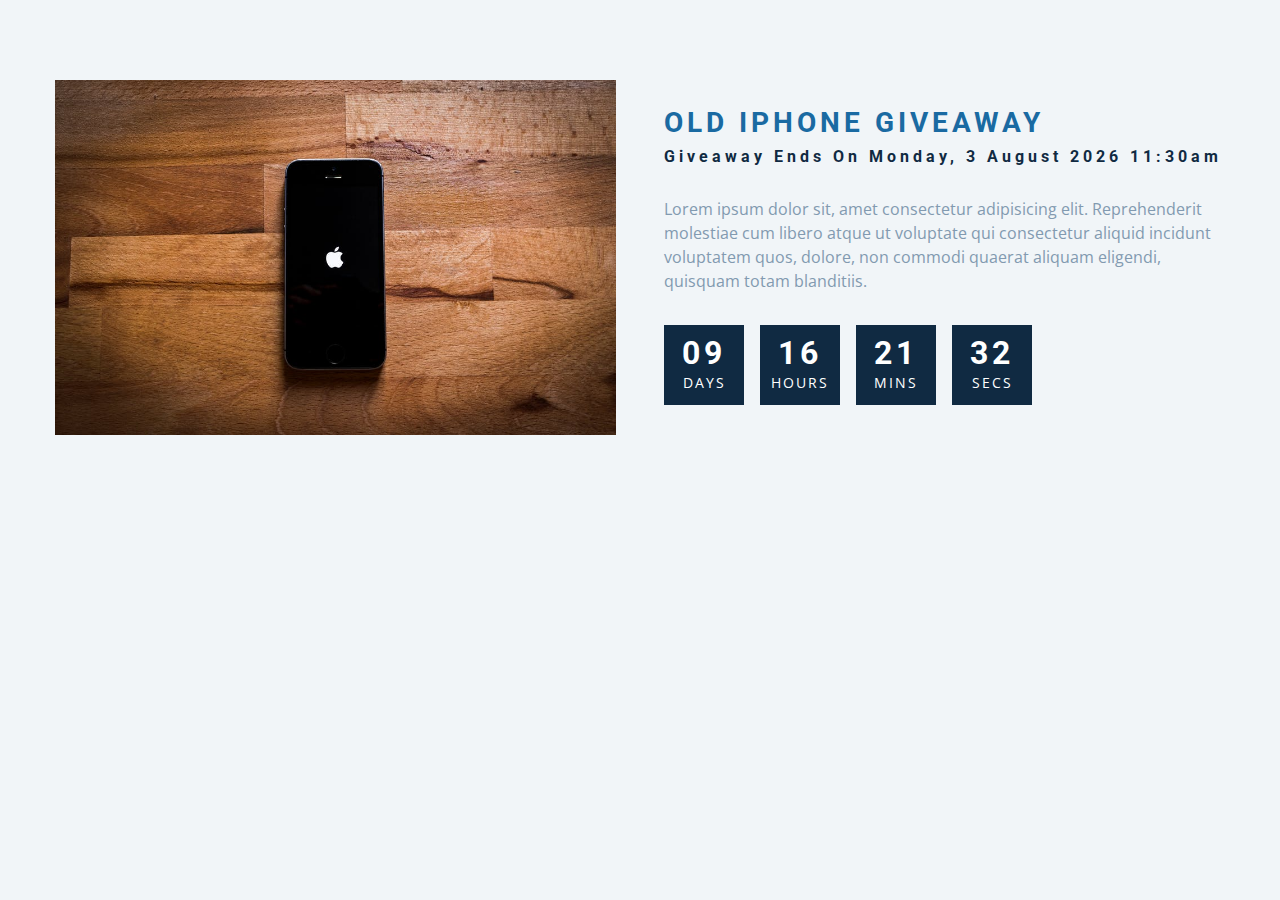
<file: Projects/countdown-timer/index.html>
<!DOCTYPE html>
<html lang="en">
  <head>
    <meta charset="UTF-8" />
    <meta name="viewport" content="width=device-width, initial-scale=1.0" />
    <title>Countdown</title>

    <!-- styles -->
    <link rel="stylesheet" href="styles.css" />
  </head>
  <body>
    <section class="section-center">
      <!-- image -->
      <article class="gift-img">
        <img src="./gift.jpeg" alt="gift" />
      </article>
      <!-- info -->
      <article class="gift-info">
        <h3>old iphone giveaway</h3>
        <h4 class="giveaway">
          giveaway ends on Sunday, 24 April 2020, 8:00am
        </h4>
        <p>
          Lorem ipsum dolor sit, amet consectetur adipisicing elit.
          Reprehenderit molestiae cum libero atque ut voluptate qui consectetur
          aliquid incidunt voluptatem quos, dolore, non commodi quaerat aliquam
          eligendi, quisquam totam blanditiis.
        </p>
        <div class="deadline">
          <!-- days -->
          <div class="deadline-format">
            <div>
              <h4 class="days">34</h4>
              <span>days</span>
            </div>
          </div>
          <!-- end of days -->
          <!-- days -->
          <div class="deadline-format">
            <div>
              <h4 class="hours">34</h4>
              <span>hours</span>
            </div>
          </div>
          <!-- end of days -->
          <!-- minutes -->
          <div class="deadline-format">
            <div>
              <h4 class="minutes">34</h4>
              <span>mins</span>
            </div>
          </div>
          <!-- end of days -->
          <!-- minutes -->
          <div class="deadline-format">
            <div>
              <h4 class="seconds">34</h4>
              <span>secs</span>
            </div>
          </div>
          <!-- end of days -->
        </div>
      </article>
    </section>
    <!-- javascript -->
    <script src="app.js"></script>
  </body>
</html>
</file>
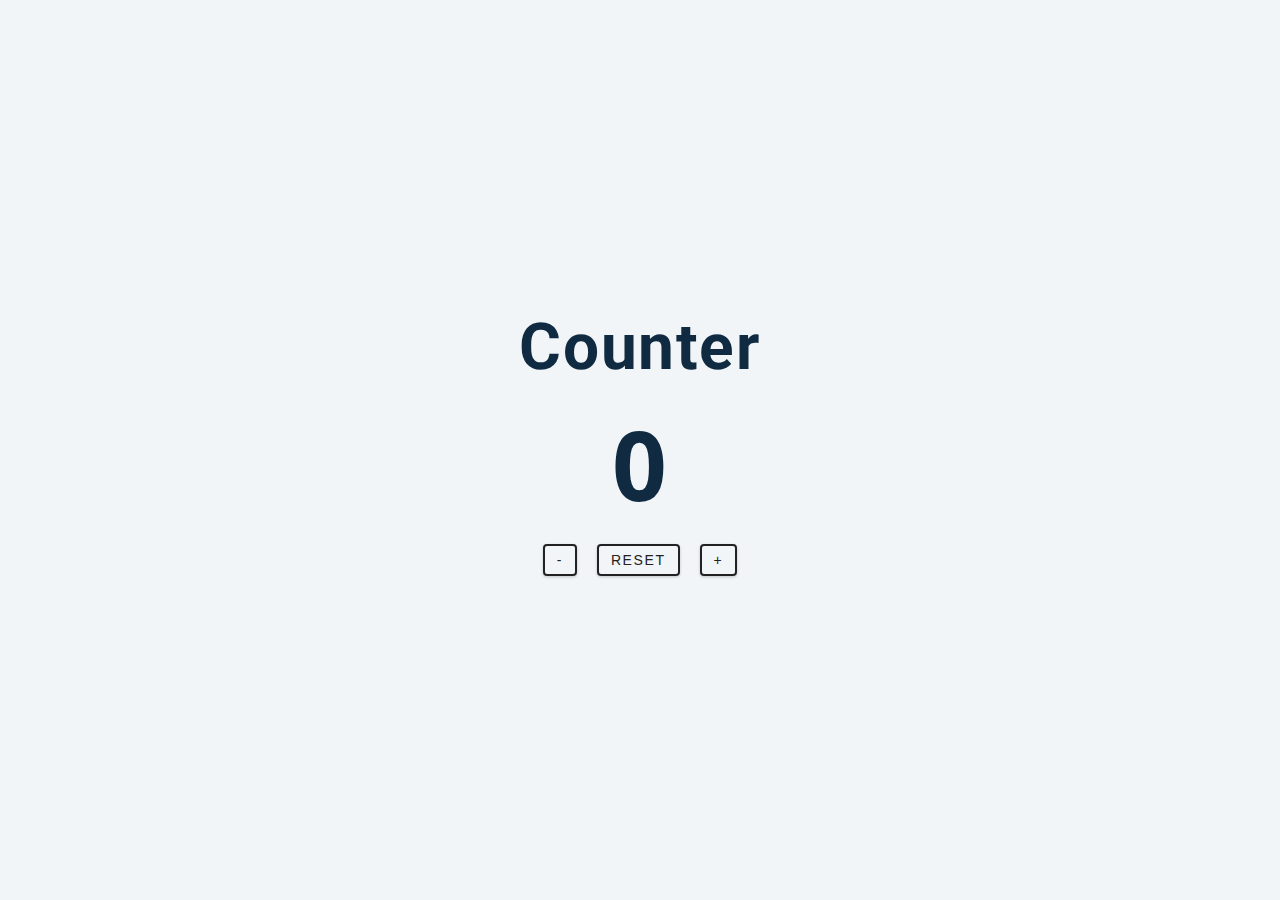
<file: Projects/counter/index.html>
<!DOCTYPE html>
<html lang="en">
  <head>
    <meta charset="UTF-8" />
    <meta name="viewport" content="width=device-width, initial-scale=1.0" />
    <title>Counter</title>

    <!-- styles -->
    <link rel="stylesheet" href="styles.css" />
  </head>
  <body>
    <main>
      <div class="container">
        <h1>counter</h1>
        <span id="value">0</span>
        <div class="button-container">
          <button class="btn decrease">-</button>
          <button class="btn reset">reset</button>
          <button class="btn increase">+</button>
        </div>
      </div>
    </main>
    <!-- javascript -->
    <script src="app.js"></script>
  </body>
</html>
</file>
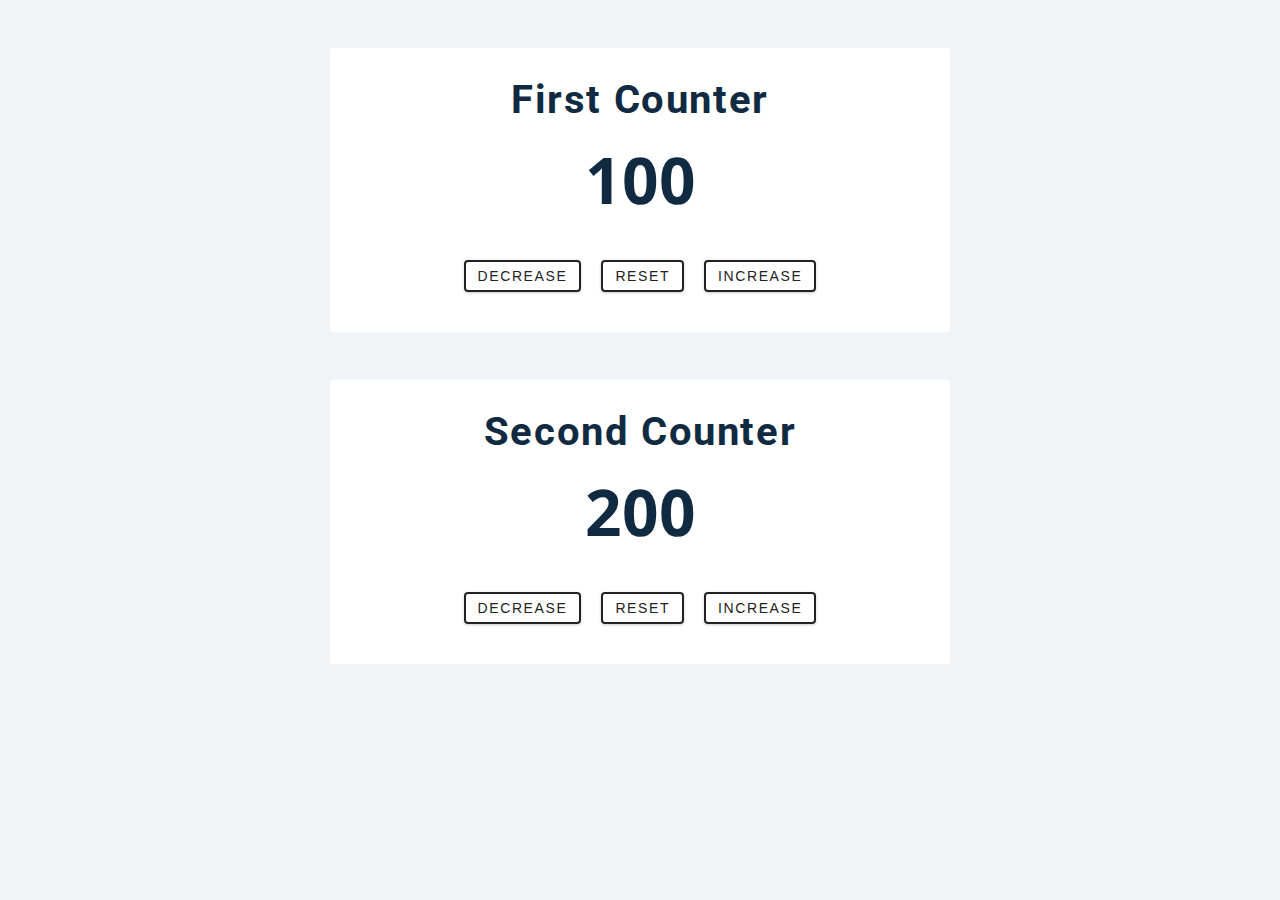
<file: Projects/counter2.0/index.html>
<!DOCTYPE html>
<html lang="en">
  <head>
    <meta charset="UTF-8" />
    <meta name="viewport" content="width=device-width, initial-scale=1.0" />
    <title>Counter</title>
    <link rel="stylesheet" href="styles.css" />
  </head>
  <body>
    <!-- first counter -->
    <div class="container first-counter">
      <h2>first counter</h2>
      <span class="value">0</span>
      <div class="button-container">
        <button class="btn decrease">decrease</button>
        <button class="btn reset">reset</button>
        <button class="btn increase">increase</button>
      </div>
    </div>
    <!-- second counter -->
    <div class="container second-counter">
      <h2>second counter</h2>
      <span class="value">0</span>
      <div class="button-container">
        <button class="btn decrease">decrease</button>
        <button class="btn reset">reset</button>
        <button class="btn increase">increase</button>
      </div>
    </div>
    <script src="app-class.js"></script>
  </body>
</html>
</file>
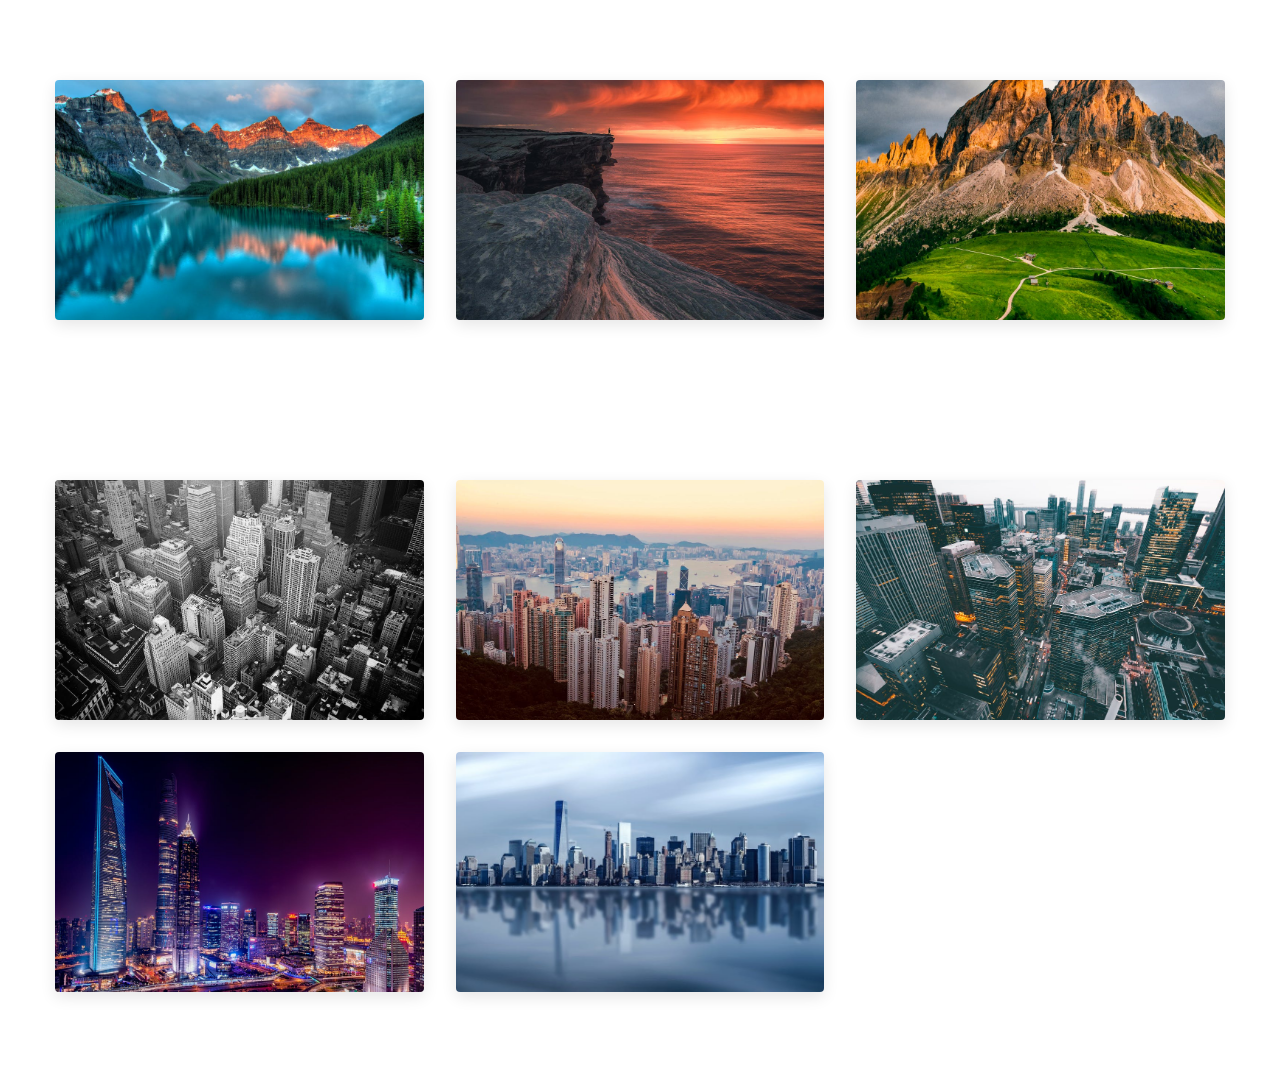
<file: Projects/gallery/index.html>
<!DOCTYPE html>
<html lang="en">
  <head>
    <meta charset="UTF-8" />
    <meta name="viewport" content="width=device-width, initial-scale=1.0" />
    <title>Gallery</title>
    <!-- font-awesome -->
    <link
      rel="stylesheet"
      href="https://cdnjs.cloudflare.com/ajax/libs/font-awesome/5.14.0/css/all.min.css"
    />
    <!-- styles -->
    <link rel="stylesheet" href="styles.css" />
  </head>
  <body>
    <!-- nature -->
    <section class="section nature">
      <img
        src="./images/nature-1.jpeg"
        title="nature-1"
        class="img"
        data-id="1"
        alt="nature-1"
      />
      <img
        src="./images/nature-2.jpeg"
        title="nature-2"
        class="img"
        data-id="2"
        alt="nature-2"
      />
      <img
        src="./images/nature-3.jpeg"
        title="nature-3"
        class="img"
        data-id="3"
        alt="nature-3"
      />
    </section>
    <!-- city -->
    <section class="section city">
      <img
        src="./images/city-1.jpeg"
        title="city-1"
        data-id="1"
        class="img"
        alt="city-1"
      />
      <img
        src="./images/city-2.jpeg"
        title="city-2"
        data-id="2"
        class="img"
        alt="city-2"
      />
      <img
        src="./images/city-3.jpeg"
        title="city-3"
        data-id="3"
        class="img"
        alt="city-3"
      />
      <img
        src="./images/city-4.jpeg"
        title="city-4"
        data-id="4"
        class="img"
        alt="city-4"
      />
      <img
        src="./images/city-5.jpeg"
        title="city-5"
        data-id="5"
        class="img"
        alt="city-5"
      />
    </section>

    <!-- modal -->
    <div class="modal">
      <button class="close-btn">
        <i class="fas fa-times"></i>
      </button>
      <div class="modal-content">
        <!-- prev next buttons -->
        <button class="prev-btn">
          <i class="fas fa-chevron-left"></i>
        </button>
        <button class="next-btn">
          <i class="fas fa-chevron-right"></i>
        </button>
        <!-- content -->
        <img src="./images/city-1.jpeg" class="main-img" alt="" />
        <h3 class="image-name">image name</h3>
        <div class="modal-images">
          <img
            src="./images/city-1.jpeg"
            title="city-1"
            id="1"
            class="modal-img"
            alt=""
          />
          <img
            src="./images/city-2.jpeg"
            title="city-2"
            id="2"
            class="modal-img selected"
            alt=""
          />
        </div>
      </div>
    </div>
    <script src="app-class.js"></script>
  </body>
</html>
</file>
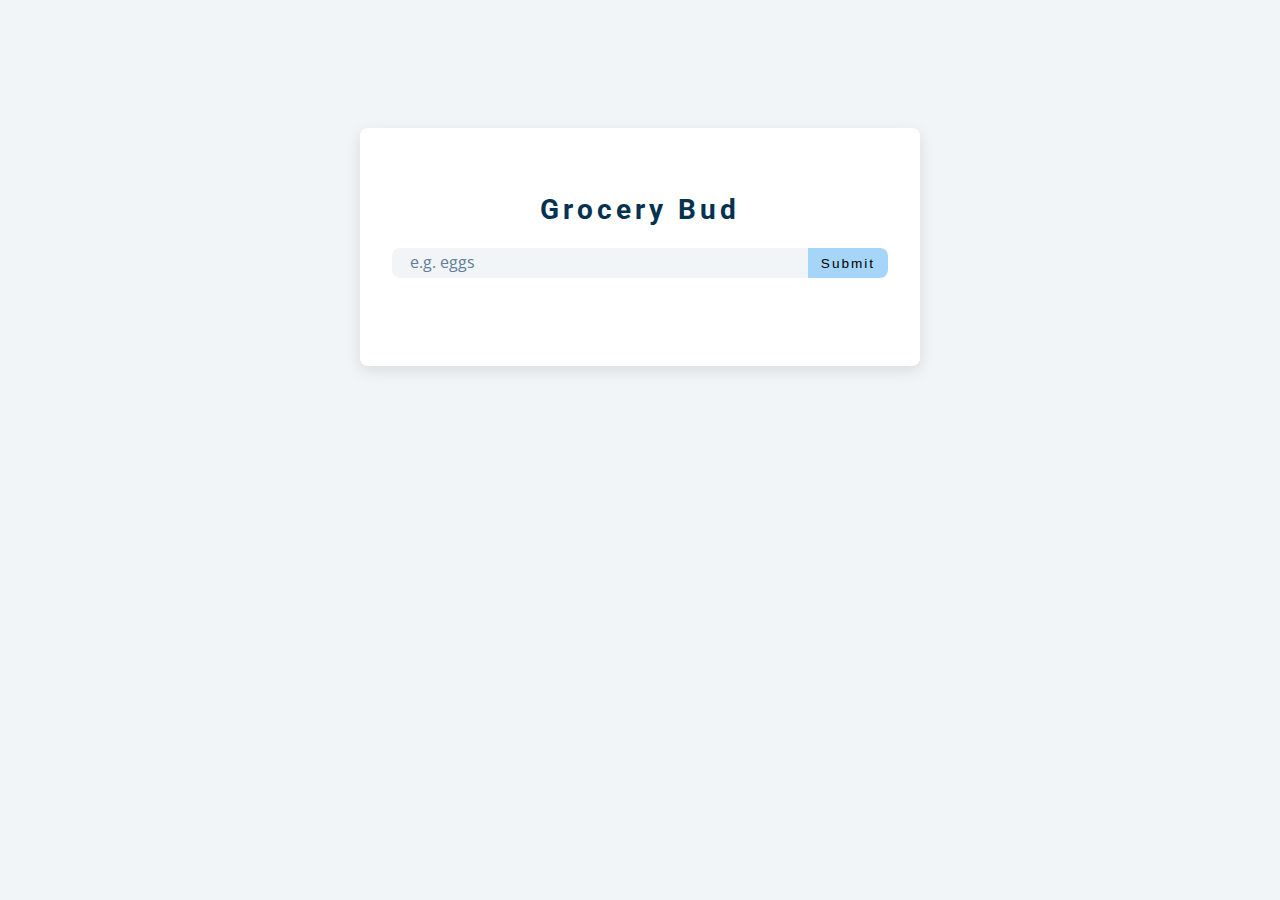
<file: Projects/grocery-bud/index.html>
<!DOCTYPE html>
<html lang="en">
  <head>
    <meta charset="UTF-8" />
    <meta name="viewport" content="width=device-width, initial-scale=1.0" />
    <title>Grocery Bud</title>
    <!-- font-awesome -->
    <link
      rel="stylesheet"
      href="https://cdnjs.cloudflare.com/ajax/libs/font-awesome/5.14.0/css/all.min.css"
    />
    <!-- styles -->
    <link rel="stylesheet" href="styles.css" />
  </head>
  <body>
    <section class="section-center">
      <!-- form -->
      <form class="grocery-form">
        <p class="alert"></p>
        <h3>grocery bud</h3>
        <div class="form-control">
          <input type="text" id="grocery" placeholder="e.g. eggs" />
          <button type="submit" class="submit-btn">submit</button>
        </div>
      </form>
      <!-- list -->
      <div class="grocery-container">
        <div class="grocery-list"></div>
        <button class="clear-btn">clear items</button>
      </div>
    </section>
    <!-- javascript -->
    <script src="app.js"></script>
  </body>
</html>
</file>
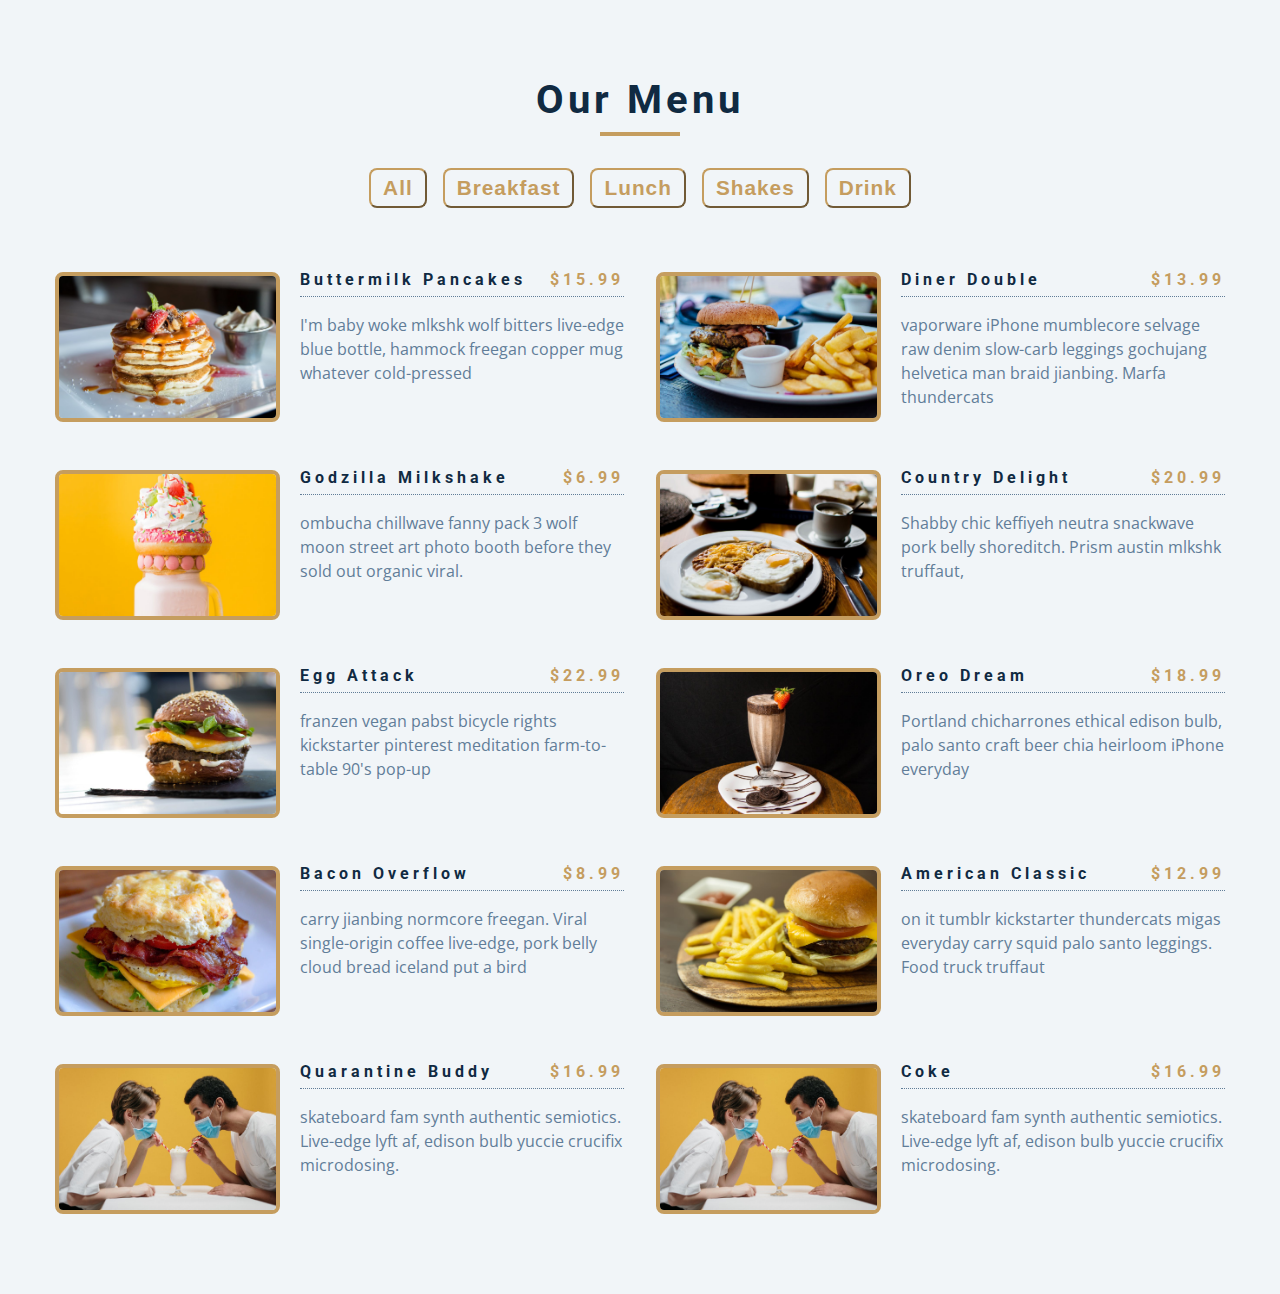
<file: Projects/menu/index.html>
<!DOCTYPE html>
<html lang="en">
  <head>
    <meta charset="UTF-8" />
    <meta name="viewport" content="width=device-width, initial-scale=1.0" />
    <title>Menu</title>
    <!-- font-awesome -->
    <link
      rel="stylesheet"
      href="https://cdnjs.cloudflare.com/ajax/libs/font-awesome/5.14.0/css/all.min.css"
    />
    <!-- styles -->
    <link rel="stylesheet" href="styles.css" />
  </head>
  <body>
    <section class="menu">
      <!-- title -->
      <div class="title">
        <h2>our menu</h2>
        <div class="underline"></div>
      </div>
      <!-- filter buttons -->
      <div class="btn-container">
        <button type="button" class="filter-btn" data-id="all">all</button>
        <button type="button" class="filter-btn" data-id="breakfast">
          breakfast
        </button>
        <button type="button" class="filter-btn" data-id="lunch">lunch</button>
        <button type="button" class="filter-btn" data-id="shakes">
          shakes
        </button>
      </div>
      <!-- menu items -->
      <div class="section-center">
        <!-- single item -->
        <article class="menu-item">
          <img src="./menu-item.jpeg" alt="menu item" class="photo" />
          <div class="item-info">
            <header>
              <h4>buttermilk pancakes</h4>
              <h4 class="price">$15</h4>
            </header>
            <p class="item-text">
              Lorem ipsum dolor sit amet consectetur adipisicing elit.
              Repudiandae, sint quam. Et reprehenderit fugiat nesciunt inventore
              laboriosam excepturi! Quo, officia.
            </p>
          </div>
        </article>
        <!-- end of single item -->
        <!-- single item -->
      
        <!-- end of single item -->
      </div>
    </section>
    <!-- javascript -->
    <script src="app.js"></script>
  </body>
</html>
</file>
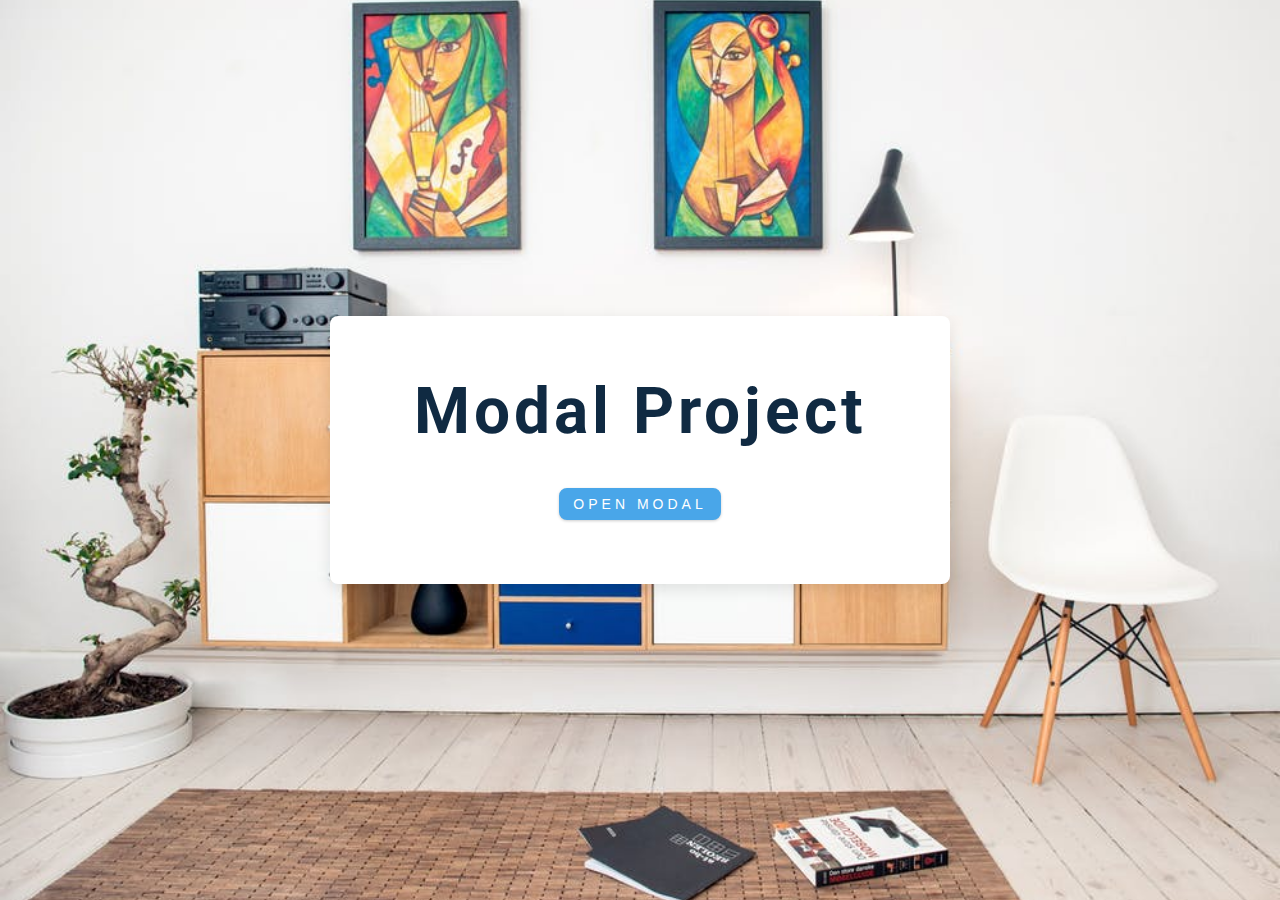
<file: Projects/modal/index.html>
<!DOCTYPE html>
<html lang="en">
  <head>
    <meta charset="UTF-8" />
    <meta name="viewport" content="width=device-width, initial-scale=1.0" />
    <title>Modal</title>
    <!-- font-awesome -->
    <link
      rel="stylesheet"
      href="https://cdnjs.cloudflare.com/ajax/libs/font-awesome/5.14.0/css/all.min.css"
    />
    <!-- styles -->
    <link rel="stylesheet" href="styles.css" />
  </head>
  <body>
    <!-- hero -->
    <header class="hero">
      <div class="banner">
        <h1>modal project</h1>
        <button class="btn modal-btn">
          open modal
        </button>
      </div>
    </header>
    <!-- modal -->
    <div class="modal-overlay">
      <div class="modal-container">
        <h3>modal content</h3>
        <button class="close-btn"><i class="fas fa-times"></i></button>
      </div>
    </div>
    <!-- javascript -->
    <script src="app.js"></script>
  </body>
</html>
</file>
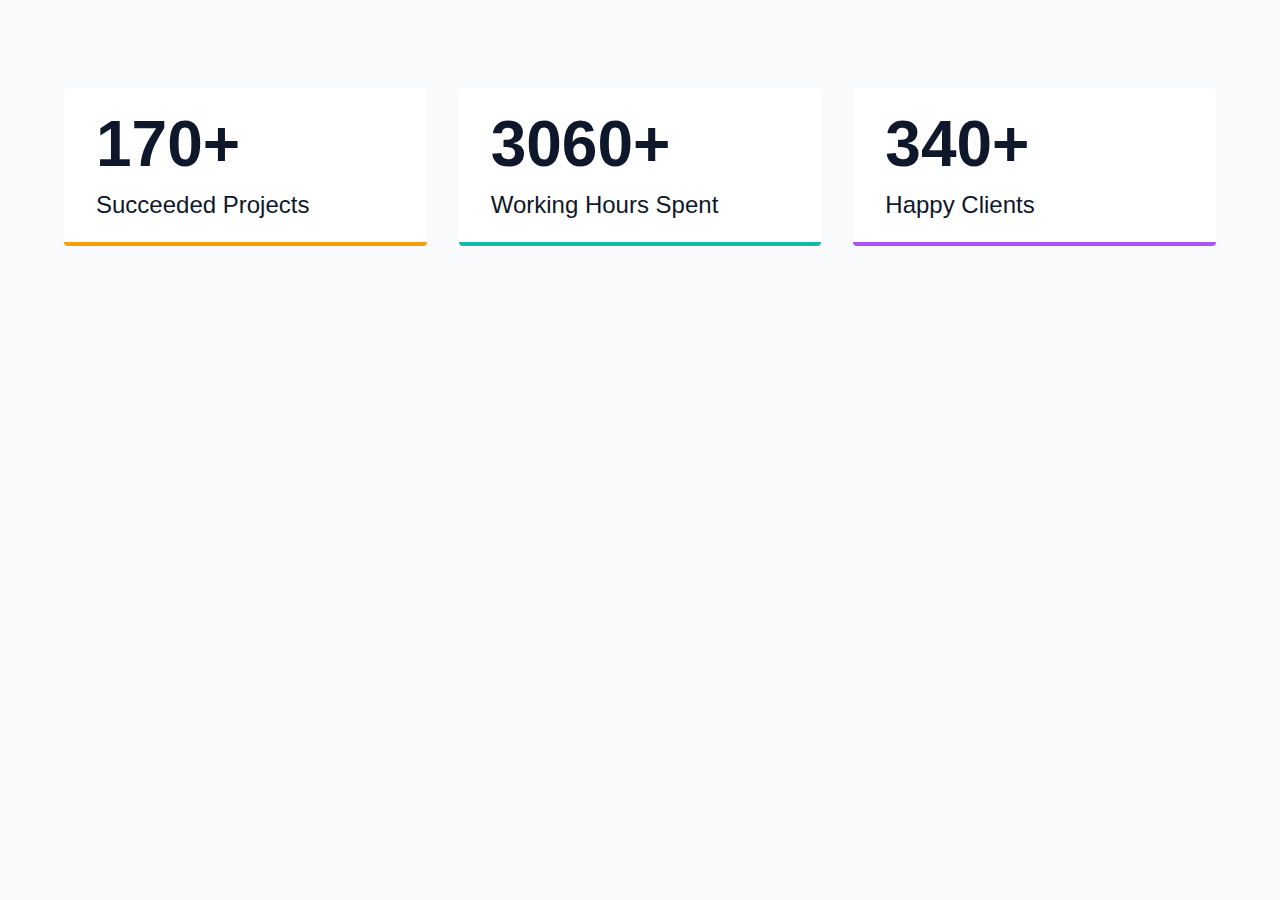
<file: Projects/numbers/index.html>
<!DOCTYPE html>
<html lang="en">
  <head>
    <meta charset="UTF-8" />
    <meta http-equiv="X-UA-Compatible" content="IE=edge" />
    <meta name="viewport" content="width=device-width, initial-scale=1.0" />
    <title>Numbers Starter</title>
    <link rel="stylesheet" href="./styles.css" />
  </head>
  <body>
    <section>
      <!-- single number -->
      <article>
        <span class="number" data-value="500">0</span>
        <p>Succeeded Projects</p>
      </article>
      <!-- end of single number -->
      <!-- single number -->
      <article>
        <span class="number" data-value="17140">0</span>
        <p>Working Hours Spent</p>
      </article>
      <!-- end of single number -->
      <!-- single number -->
      <article>
        <span class="number" data-value="1500">0</span>
        <p>Happy Clients</p>
      </article>
      <!-- end of single number -->
    </section>
    <script src="./app.js"></script>
  </body>
</html>
</file>
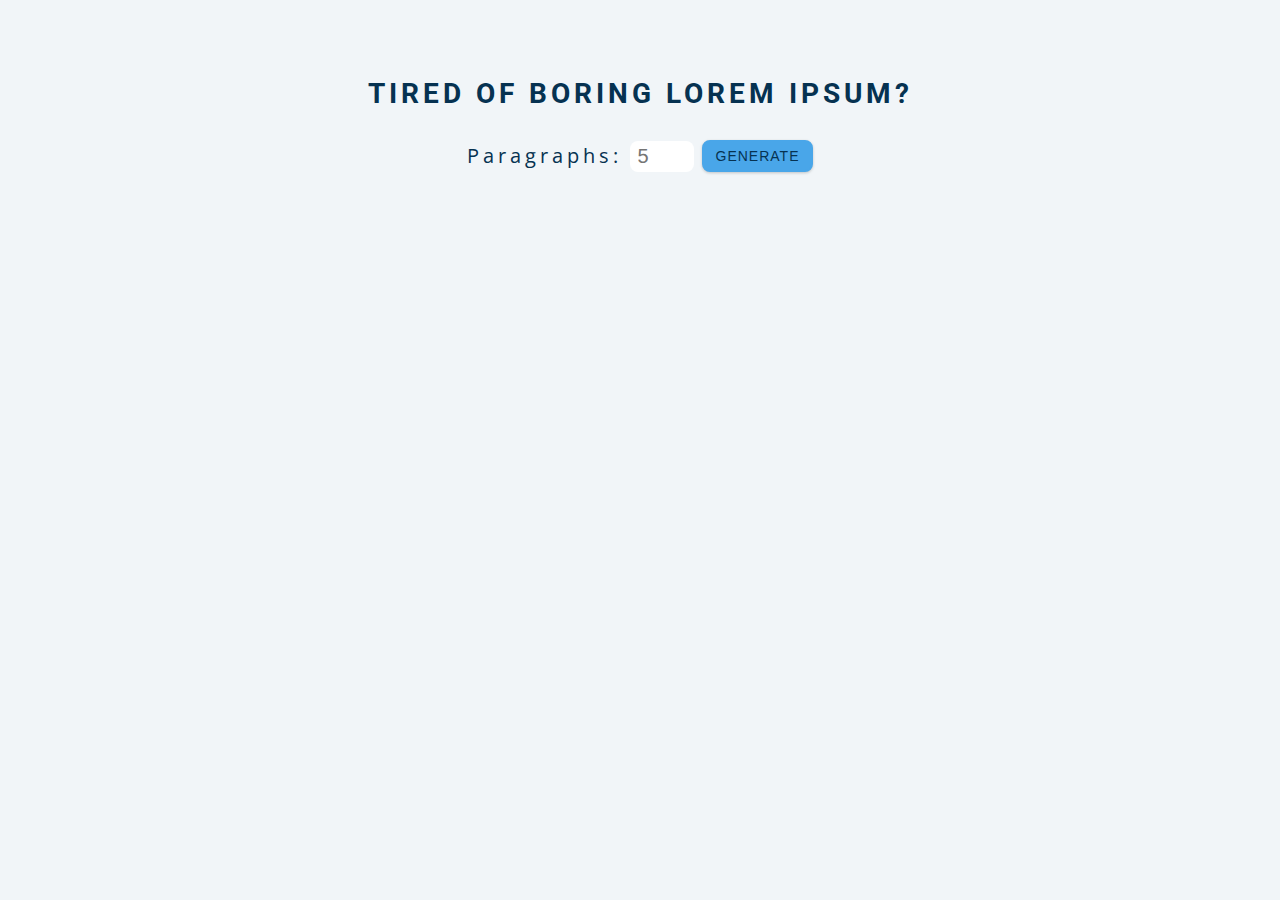
<file: Projects/orem-ipsum/index.html>
<!DOCTYPE html>
<html lang="en">
  <head>
    <meta charset="UTF-8" />
    <meta name="viewport" content="width=device-width, initial-scale=1.0" />
    <title>Lorem Ipsum</title>

    <!-- styles -->
    <link rel="stylesheet" href="styles.css" />
  </head>
  <body>
    <section class="section-center">
      <h3>tired of boring lorem ipsum?</h3>
      <form class="lorem-form">
        <label for="amount">paragraphs:</label>
        <input type="number" name="amount" id="amount" placeholder="5" />
        <button type="submit" class="btn">generate</button>
      </form>
      <article class="lorem-text"></article>
    </section>

    <!-- javascript -->
    <script src="app.js"></script>
  </body>
</html>
</file>
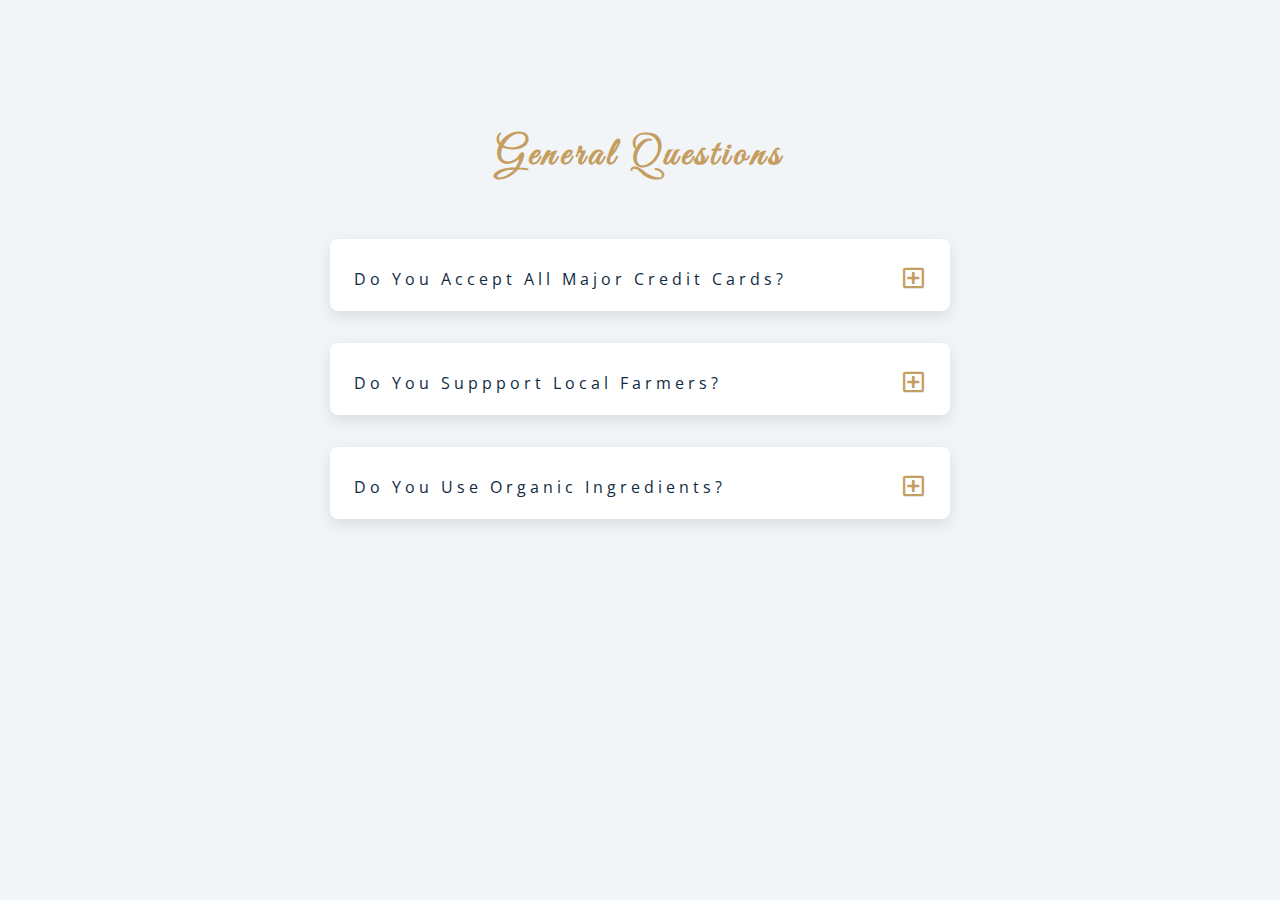
<file: Projects/questions/index.html>
<!DOCTYPE html>
<html lang="en">
  <head>
    <meta charset="UTF-8" />
    <meta name="viewport" content="width=device-width, initial-scale=1.0" />
    <title>Q & A</title>
    <!-- font-awesome -->
    <link rel="stylesheet" href="https://cdnjs.cloudflare.com/ajax/libs/font-awesome/5.14.0/css/all.min.css" />
    <!-- extra fonts -->
    <link
      href="https://fonts.googleapis.com/css?family=Great+Vibes&display=swap"
      rel="stylesheet"
    />
    <!-- styles -->
    <link rel="stylesheet" href="styles.css" />
  </head>
  <body>
      <section class="questions">
        <!-- title -->
        <div class="title">
          <h2>general questions</h2>
        </div>
        <!-- questions -->
        <div class="section-center">
          <!-- single question -->
          <article class="question">
            <!-- question title -->
            <div class="question-title">
              <p>do you accept all major credit cards?</p>
              <button type="button" class="question-btn">
                <span class="plus-icon">
                  <i class="far fa-plus-square"></i>
                </span>
                <span class="minus-icon">
                  <i class="far fa-minus-square"></i>
                </span>
              </button>
            </div>
            <!-- question text -->
            <div class="question-text">
              <p>
                Lorem ipsum dolor sit amet, consectetur adipisicing elit. Est
                dolore illo dolores quia nemo doloribus quaerat, magni numquam
                repellat reprehenderit.
              </p>
            </div>
          </article>
          <!-- end of single question -->
          <!-- single question -->
          <article class="question">
            <!-- question title -->
            <div class="question-title">
              <p>do you suppport local farmers?</p>
              <button type="button" class="question-btn">
                <span class="plus-icon">
                  <i class="far fa-plus-square"></i>
                </span>
                <span class="minus-icon">
                  <i class="far fa-minus-square"></i>
                </span>
              </button>
            </div>
            <!-- question text -->
            <div class="question-text">
              <p>
                Lorem ipsum dolor sit amet, consectetur adipisicing elit. Est
                dolore illo dolores quia nemo doloribus quaerat, magni numquam
                repellat reprehenderit.
              </p>
            </div>
          </article>
          <!-- end of single question -->
          <!-- single question -->
          <article class="question">
            <!-- question title -->
            <div class="question-title">
              <p>do you use organic ingredients?</p>
              <!-- button -->
              <button type="button" class="question-btn">
                <span class="plus-icon">
                  <i class="far fa-plus-square"></i>
                </span>
                <span class="minus-icon">
                  <i class="far fa-minus-square"></i>
                </span>
              </button>
            </div>
            <!-- question text -->
            <div class="question-text">
              <p>
                Lorem ipsum dolor sit amet, consectetur adipisicing elit. Est
                dolore illo dolores quia nemo doloribus quaerat, magni numquam
                repellat reprehenderit.
              </p>
            </div>
          </article>
          <!-- end of single question -->
      </section>
    </main>
    <!-- javascript -->
    <script src="app.js"></script>
  </body>
</html>
</file>
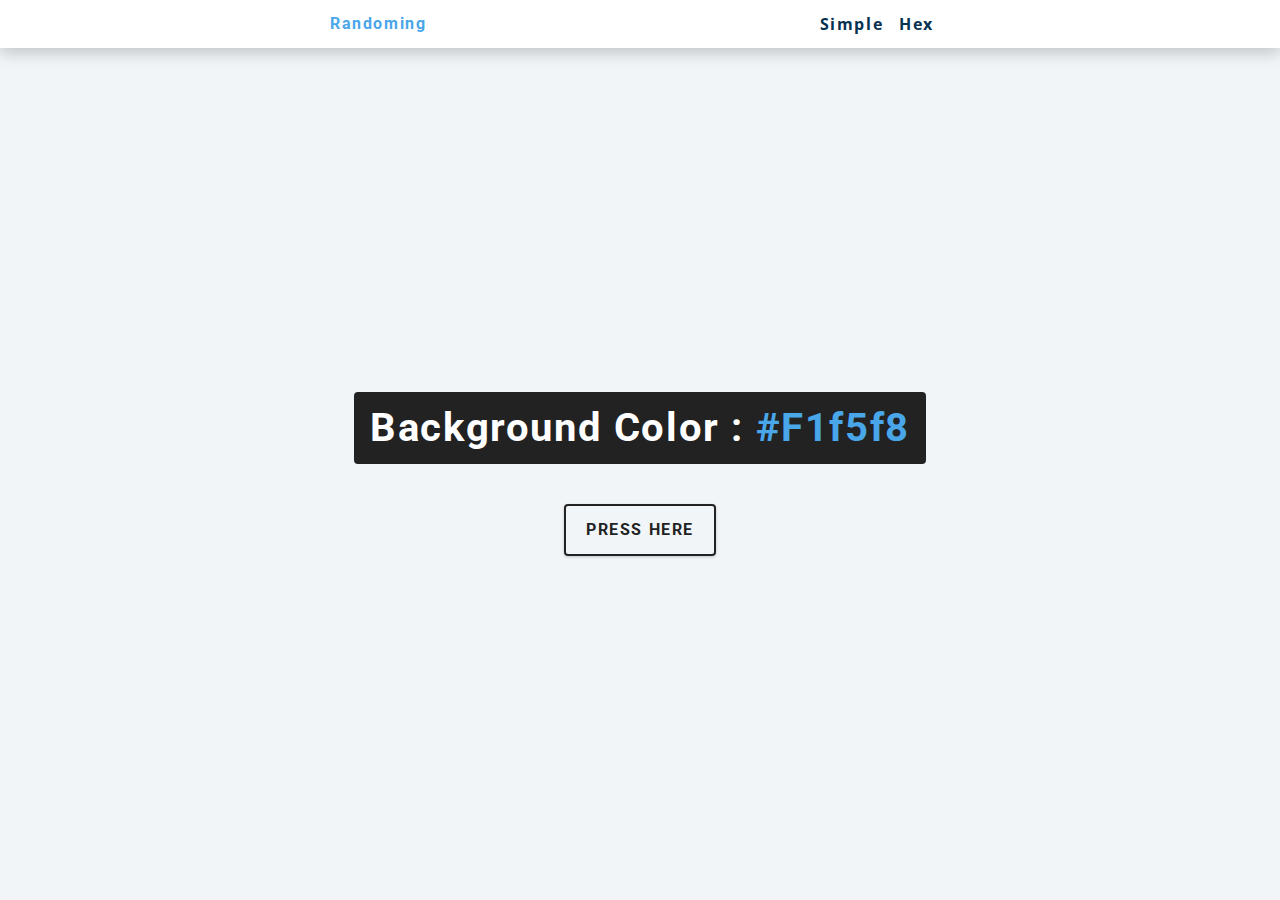
<file: Projects/random-color/index.html>
<!DOCTYPE html>
<html lang="en">
  <head>
    <meta charset="UTF-8" />
    <meta name="viewport" content="width=device-width, initial-scale=1.0" />
    <title>Color Flipper || Simple</title>

    <!-- styles -->
    <link rel="stylesheet" href="styles.css" />
  </head>
  <body>
    <nav>
      <div class="nav-center">
        <h4>randoming</h4>
        <ul class="nav-links">
          <li><a href="index.html">simple</a></li>
          <li><a href="hex.html">hex</a></li>
        </ul>
      </div>
    </nav>
    <main>
      <div class="container">
        <h2>background color : <span class="color">#f1f5f8</span></h2>
        <btn class="btn btn-hero">press here</btn>
      </div>
    </main>
    <!-- javascript -->
    <script src="app.js"></script>
  </body>
</html>
</file>
<file: Projects/countdown-timer/styles.css>
/*
=============== 
Fonts
===============
*/
@import url("https://fonts.googleapis.com/css?family=Open+Sans|Roboto:400,700&display=swap");

/*
=============== 
Variables
===============
*/

:root {
  /* dark shades of primary color*/
  --clr-primary-1: hsl(205, 86%, 17%);
  --clr-primary-2: hsl(205, 77%, 27%);
  --clr-primary-3: hsl(205, 72%, 37%);
  --clr-primary-4: hsl(205, 63%, 48%);
  /* primary/main color */
  --clr-primary-5: #49a6e9;
  /* lighter shades of primary color */
  --clr-primary-6: hsl(205, 89%, 70%);
  --clr-primary-7: hsl(205, 90%, 76%);
  --clr-primary-8: hsl(205, 86%, 81%);
  --clr-primary-9: hsl(205, 90%, 88%);
  --clr-primary-10: hsl(205, 100%, 96%);
  /* darkest grey - used for headings */
  --clr-grey-1: hsl(209, 61%, 16%);
  --clr-grey-2: hsl(211, 39%, 23%);
  --clr-grey-3: hsl(209, 34%, 30%);
  --clr-grey-4: hsl(209, 28%, 39%);
  /* grey used for paragraphs */
  --clr-grey-5: hsl(210, 22%, 49%);
  --clr-grey-6: hsl(209, 23%, 60%);
  --clr-grey-7: hsl(211, 27%, 70%);
  --clr-grey-8: hsl(210, 31%, 80%);
  --clr-grey-9: hsl(212, 33%, 89%);
  --clr-grey-10: hsl(210, 36%, 96%);
  --clr-white: #fff;
  --clr-red-dark: hsl(360, 67%, 44%);
  --clr-red-light: hsl(360, 71%, 66%);
  --clr-green-dark: hsl(125, 67%, 44%);
  --clr-green-light: hsl(125, 71%, 66%);
  --clr-black: #222;
  --clr-gold: #c59d5f;
  --ff-primary: "Roboto", sans-serif;
  --ff-secondary: "Open Sans", sans-serif;
  --transition: all 0.3s linear;
  --spacing: 0.25rem;
  --radius: 0.5rem;
  --light-shadow: 0 5px 15px rgba(0, 0, 0, 0.1);
  --dark-shadow: 0 5px 15px rgba(0, 0, 0, 0.2);
  --max-width: 1170px;
  --fixed-width: 620px;
}
/*
=============== 
Global Styles
===============
*/

*,
::after,
::before {
  margin: 0;
  padding: 0;
  box-sizing: border-box;
}
body {
  font-family: var(--ff-secondary);
  background: var(--clr-grey-10);
  color: var(--clr-grey-1);
  line-height: 1.5;
  font-size: 0.875rem;
}
ul {
  list-style-type: none;
}
a {
  text-decoration: none;
}
img:not(.logo) {
  width: 100%;
}
img {
  display: block;
}

h1,
h2,
h3,
h4 {
  letter-spacing: var(--spacing);
  text-transform: capitalize;
  line-height: 1.25;
  margin-bottom: 0.75rem;
  font-family: var(--ff-primary);
}
h1 {
  font-size: 3rem;
}
h2 {
  font-size: 2rem;
}
h3 {
  font-size: 1.25rem;
}
h4 {
  font-size: 0.875rem;
}
p {
  margin-bottom: 1.25rem;
  color: var(--clr-grey-5);
}
@media screen and (min-width: 800px) {
  h1 {
    font-size: 4rem;
  }
  h2 {
    font-size: 2.5rem;
  }
  h3 {
    font-size: 1.75rem;
  }
  h4 {
    font-size: 1rem;
  }
  body {
    font-size: 1rem;
  }
  h1,
  h2,
  h3,
  h4 {
    line-height: 1;
  }
}
/*  global classes */

.btn {
  text-transform: uppercase;
  background: transparent;
  color: var(--clr-black);
  padding: 0.375rem 0.75rem;
  letter-spacing: var(--spacing);
  display: inline-block;
  transition: var(--transition);
  font-size: 0.875rem;
  border: 2px solid var(--clr-black);
  cursor: pointer;
  box-shadow: 0 1px 3px rgba(0, 0, 0, 0.2);
  border-radius: var(--radius);
}
.btn:hover {
  color: var(--clr-white);
  background: var(--clr-black);
}
/* section */
.section {
  padding: 5rem 0;
}

.section-center {
  width: 90vw;
  margin: 5rem auto;
  max-width: 1170px;
}

main {
  min-height: 100vh;
  display: grid;
  place-items: center;
}
/*
=============== 
Countdown Timer
===============
*/
.gift-img {
  margin-bottom: 2rem;
}
.gift-info h3 {
  text-transform: uppercase;
  color: var(--clr-primary-3);
}
.gift-info p {
  color: var(--clr-grey-6);
}
.date {
  color: var(--clr-grey-5);
  font-size: 0.85rem;
}
@media screen and (min-width: 992px) {
  .section-center {
    display: grid;
    grid-template-columns: 1fr 1fr;
    place-items: center;
    gap: 3rem;
    width: 95vw;
  }
  .gift-img {
    margin-bottom: 0;
  }
}
.gift-info p {
  margin: 2rem 0;
}
.deadline {
  display: flex;
}
.deadline-format {
  background: var(--clr-grey-1);
  color: var(--clr-white);
  margin-right: 1rem;
  width: 5rem;
  height: 5rem;
  display: grid;
  place-items: center;
  text-align: center;
}
.deadline-format span {
  display: block;
  text-transform: uppercase;
  letter-spacing: 2px;
  font-size: 0.85rem;
}
.deadline h4:not(.expired) {
  font-size: 2rem;
  margin-bottom: 0.25rem;
  letter-spacing: var(--spacing);
}
</file>
<file: Projects/counter/styles.css>
/*
=============== 
Fonts
===============
*/
@import url("https://fonts.googleapis.com/css?family=Open+Sans|Roboto:400,700&display=swap");

/*
=============== 
Variables
===============
*/

:root {
  /* dark shades of primary color*/
  --clr-primary-1: hsl(205, 86%, 17%);
  --clr-primary-2: hsl(205, 77%, 27%);
  --clr-primary-3: hsl(205, 72%, 37%);
  --clr-primary-4: hsl(205, 63%, 48%);
  /* primary/main color */
  --clr-primary-5: hsl(205, 78%, 60%);
  /* lighter shades of primary color */
  --clr-primary-6: hsl(205, 89%, 70%);
  --clr-primary-7: hsl(205, 90%, 76%);
  --clr-primary-8: hsl(205, 86%, 81%);
  --clr-primary-9: hsl(205, 90%, 88%);
  --clr-primary-10: hsl(205, 100%, 96%);
  /* darkest grey - used for headings */
  --clr-grey-1: hsl(209, 61%, 16%);
  --clr-grey-2: hsl(211, 39%, 23%);
  --clr-grey-3: hsl(209, 34%, 30%);
  --clr-grey-4: hsl(209, 28%, 39%);
  /* grey used for paragraphs */
  --clr-grey-5: hsl(210, 22%, 49%);
  --clr-grey-6: hsl(209, 23%, 60%);
  --clr-grey-7: hsl(211, 27%, 70%);
  --clr-grey-8: hsl(210, 31%, 80%);
  --clr-grey-9: hsl(212, 33%, 89%);
  --clr-grey-10: hsl(210, 36%, 96%);
  --clr-white: #fff;
  --clr-red-dark: hsl(360, 67%, 44%);
  --clr-red-light: hsl(360, 71%, 66%);
  --clr-green-dark: hsl(125, 67%, 44%);
  --clr-green-light: hsl(125, 71%, 66%);
  --clr-black: #222;
  --ff-primary: "Roboto", sans-serif;
  --ff-secondary: "Open Sans", sans-serif;
  --transition: all 0.3s linear;
  --spacing: 0.1rem;
  --radius: 0.25rem;
  --light-shadow: 0 5px 15px rgba(0, 0, 0, 0.1);
  --dark-shadow: 0 5px 15px rgba(0, 0, 0, 0.2);
  --max-width: 1170px;
  --fixed-width: 620px;
}
/*
=============== 
Global Styles
===============
*/

*,
::after,
::before {
  margin: 0;
  padding: 0;
  box-sizing: border-box;
}
body {
  font-family: var(--ff-secondary);
  background: var(--clr-grey-10);
  color: var(--clr-grey-1);
  line-height: 1.5;
  font-size: 0.875rem;
}
ul {
  list-style-type: none;
}
a {
  text-decoration: none;
}
h1,
h2,
h3,
h4 {
  letter-spacing: var(--spacing);
  text-transform: capitalize;
  line-height: 1.25;
  margin-bottom: 0.75rem;
  font-family: var(--ff-primary);
}
h1 {
  font-size: 3rem;
}
h2 {
  font-size: 2rem;
}
h3 {
  font-size: 1.25rem;
}
h4 {
  font-size: 0.875rem;
}
p {
  margin-bottom: 1.25rem;
  color: var(--clr-grey-5);
}
@media screen and (min-width: 800px) {
  h1 {
    font-size: 4rem;
  }
  h2 {
    font-size: 2.5rem;
  }
  h3 {
    font-size: 1.75rem;
  }
  h4 {
    font-size: 1rem;
  }
  body {
    font-size: 1rem;
  }
  h1,
  h2,
  h3,
  h4 {
    line-height: 1;
  }
}
/*  global classes */

/* section */
.section {
  padding: 5rem 0;
}

.section-center {
  width: 90vw;
  margin: 0 auto;
  max-width: 1170px;
}
@media screen and (min-width: 992px) {
  .section-center {
    width: 95vw;
  }
}
main {
  min-height: 100vh;
  display: grid;
  place-items: center;
}

/*
=============== 
Counter
===============
*/

main {
  min-height: 100vh;
  display: grid;
  place-items: center;
}
.container {
  text-align: center;
}
#value {
  font-size: 6rem;
  font-weight: bold;
}
.btn {
  text-transform: uppercase;
  background: transparent;
  color: var(--clr-black);
  padding: 0.375rem 0.75rem;
  letter-spacing: var(--spacing);
  display: inline-block;
  transition: var(--transition);
  font-size: 0.875rem;
  border: 2px solid var(--clr-black);
  cursor: pointer;
  box-shadow: 0 1px 3px rgba(0, 0, 0, 0.2);
  border-radius: var(--radius);
  margin: 0.5rem;
}
.btn:hover {
  color: var(--clr-white);
  background: var(--clr-black);
}
</file>
<file: Projects/counter2.0/styles.css>
/*
=============== 
Fonts
===============
*/
@import url('https://fonts.googleapis.com/css?family=Open+Sans|Roboto:400,700&display=swap');

/*
=============== 
Variables
===============
*/

:root {
  /* dark shades of primary color*/
  --clr-primary-1: hsl(205, 86%, 17%);
  --clr-primary-2: hsl(205, 77%, 27%);
  --clr-primary-3: hsl(205, 72%, 37%);
  --clr-primary-4: hsl(205, 63%, 48%);
  /* primary/main color */
  --clr-primary-5: hsl(205, 78%, 60%);
  /* lighter shades of primary color */
  --clr-primary-6: hsl(205, 89%, 70%);
  --clr-primary-7: hsl(205, 90%, 76%);
  --clr-primary-8: hsl(205, 86%, 81%);
  --clr-primary-9: hsl(205, 90%, 88%);
  --clr-primary-10: hsl(205, 100%, 96%);
  /* darkest grey - used for headings */
  --clr-grey-1: hsl(209, 61%, 16%);
  --clr-grey-2: hsl(211, 39%, 23%);
  --clr-grey-3: hsl(209, 34%, 30%);
  --clr-grey-4: hsl(209, 28%, 39%);
  /* grey used for paragraphs */
  --clr-grey-5: hsl(210, 22%, 49%);
  --clr-grey-6: hsl(209, 23%, 60%);
  --clr-grey-7: hsl(211, 27%, 70%);
  --clr-grey-8: hsl(210, 31%, 80%);
  --clr-grey-9: hsl(212, 33%, 89%);
  --clr-grey-10: hsl(210, 36%, 96%);
  --clr-white: #fff;
  --clr-red-dark: hsl(360, 67%, 44%);
  --clr-red-light: hsl(360, 71%, 66%);
  --clr-green-dark: hsl(125, 67%, 44%);
  --clr-green-light: hsl(125, 71%, 66%);
  --clr-black: #222;
  --ff-primary: 'Roboto', sans-serif;
  --ff-secondary: 'Open Sans', sans-serif;
  --transition: all 0.3s linear;
  --spacing: 0.1rem;
  --radius: 0.25rem;
  --light-shadow: 0 5px 15px rgba(0, 0, 0, 0.1);
  --dark-shadow: 0 5px 15px rgba(0, 0, 0, 0.2);
  --max-width: 1170px;
  --fixed-width: 620px;
}
/*
=============== 
Global Styles
===============
*/

*,
::after,
::before {
  margin: 0;
  padding: 0;
  box-sizing: border-box;
}
body {
  font-family: var(--ff-secondary);
  background: var(--clr-grey-10);
  color: var(--clr-grey-1);
  line-height: 1.5;
  font-size: 0.875rem;
}
ul {
  list-style-type: none;
}
a {
  text-decoration: none;
}
h1,
h2,
h3,
h4 {
  letter-spacing: var(--spacing);
  text-transform: capitalize;
  line-height: 1.25;
  margin-bottom: 0.75rem;
  font-family: var(--ff-primary);
}
h1 {
  font-size: 3rem;
}
h2 {
  font-size: 2rem;
}
h3 {
  font-size: 1.25rem;
}
h4 {
  font-size: 0.875rem;
}
p {
  margin-bottom: 1.25rem;
  color: var(--clr-grey-5);
}
@media screen and (min-width: 800px) {
  h1 {
    font-size: 4rem;
  }
  h2 {
    font-size: 2.5rem;
  }
  h3 {
    font-size: 1.75rem;
  }
  h4 {
    font-size: 1rem;
  }
  body {
    font-size: 1rem;
  }
  h1,
  h2,
  h3,
  h4 {
    line-height: 1;
  }
}
/*  global classes */

/* section */
.section {
  padding: 5rem 0;
}

.section-center {
  width: 90vw;
  margin: 0 auto;
  max-width: 1170px;
}
@media screen and (min-width: 992px) {
  .section-center {
    width: 95vw;
  }
}
main {
  min-height: 100vh;
  display: grid;
  place-items: center;
}

/*
=============== 
Counter
===============
*/

.container {
  text-align: center;
  margin: 3rem auto;
  background: var(--clr-white);
  border-radius: var(--radius);
  width: 90vw;
  max-width: var(--fixed-width);
  padding: 2rem;
}
.value {
  font-size: 4rem;
  font-weight: bold;
  margin-bottom: 1.5rem;
  display: inline-block;
}
.btn {
  text-transform: uppercase;
  background: transparent;
  color: var(--clr-black);
  padding: 0.375rem 0.75rem;
  letter-spacing: var(--spacing);
  display: inline-block;
  transition: var(--transition);
  font-size: 0.875rem;
  border: 2px solid var(--clr-black);
  cursor: pointer;
  box-shadow: 0 1px 3px rgba(0, 0, 0, 0.2);
  border-radius: var(--radius);
  margin: 0.5rem;
}
.btn:hover {
  color: var(--clr-white);
  background: var(--clr-black);
}
</file>
<file: Projects/gallery/styles.css>
/*
=============== 
Fonts
===============
*/
@import url('https://fonts.googleapis.com/css?family=Open+Sans|Roboto:400,700&display=swap');

/*
=============== 
Variables
===============
*/

:root {
  /* dark shades of primary color*/
  --clr-primary-1: hsl(205, 86%, 17%);
  --clr-primary-2: hsl(205, 77%, 27%);
  --clr-primary-3: hsl(205, 72%, 37%);
  --clr-primary-4: hsl(205, 63%, 48%);
  /* primary/main color */
  --clr-primary-5: hsl(205, 78%, 60%);
  /* lighter shades of primary color */
  --clr-primary-6: hsl(205, 89%, 70%);
  --clr-primary-7: hsl(205, 90%, 76%);
  --clr-primary-8: hsl(205, 86%, 81%);
  --clr-primary-9: hsl(205, 90%, 88%);
  --clr-primary-10: hsl(205, 100%, 96%);
  /* darkest grey - used for headings */
  --clr-grey-1: hsl(209, 61%, 16%);
  --clr-grey-2: hsl(211, 39%, 23%);
  --clr-grey-3: hsl(209, 34%, 30%);
  --clr-grey-4: hsl(209, 28%, 39%);
  /* grey used for paragraphs */
  --clr-grey-5: hsl(210, 22%, 49%);
  --clr-grey-6: hsl(209, 23%, 60%);
  --clr-grey-7: hsl(211, 27%, 70%);
  --clr-grey-8: hsl(210, 31%, 80%);
  --clr-grey-9: hsl(212, 33%, 89%);
  --clr-grey-10: hsl(210, 36%, 96%);
  --clr-white: #fff;
  --clr-red-dark: hsl(360, 67%, 44%);
  --clr-red-light: hsl(360, 71%, 66%);
  --clr-green-dark: hsl(125, 67%, 44%);
  --clr-green-light: hsl(125, 71%, 66%);
  --clr-black: #222;
  --ff-primary: 'Roboto', sans-serif;
  --ff-secondary: 'Open Sans', sans-serif;
  --transition: all 0.3s linear;
  --spacing: 0.1rem;
  --radius: 0.25rem;
  --light-shadow: 0 5px 15px rgba(0, 0, 0, 0.1);
  --dark-shadow: 0 5px 15px rgba(0, 0, 0, 0.4);
  --max-width: 1170px;
  --fixed-width: 620px;
}
/*
=============== 
Global Styles
===============
*/

*,
::after,
::before {
  margin: 0;
  padding: 0;
  box-sizing: border-box;
}
body {
  font-family: var(--ff-secondary);
  background: var(--clr-white);
  color: var(--clr-grey-1);
  line-height: 1.5;
  font-size: 0.875rem;
}
ul {
  list-style-type: none;
}
a {
  text-decoration: none;
}
h1,
h2,
h3,
h4 {
  letter-spacing: var(--spacing);
  text-transform: capitalize;
  line-height: 1.25;
  margin-bottom: 0.75rem;
  font-family: var(--ff-primary);
}
h1 {
  font-size: 3rem;
}
h2 {
  font-size: 2rem;
}
h3 {
  font-size: 1.25rem;
}
h4 {
  font-size: 0.875rem;
}
p {
  margin-bottom: 1.25rem;
  color: var(--clr-grey-5);
}
@media screen and (min-width: 800px) {
  h1 {
    font-size: 4rem;
  }
  h2 {
    font-size: 2.5rem;
  }
  h3 {
    font-size: 1.75rem;
  }
  h4 {
    font-size: 1rem;
  }
  body {
    font-size: 1rem;
  }
  h1,
  h2,
  h3,
  h4 {
    line-height: 1;
  }
}
/*  global classes */

/* section */
.section {
  padding: 5rem 0;
  width: 90vw;
  margin: 0 auto;
  max-width: 1170px;
  display: grid;
  gap: 2rem;
}
@media screen and (min-width: 768px) {
  .section {
    display: grid;
    grid-template-columns: 1fr 1fr;
  }
}
@media screen and (min-width: 992px) {
  .section {
    grid-template-columns: 1fr 1fr 1fr;
    width: 95vw;
  }
  .prev-btn {
    left: -4.5rem;
  }
  .next-btn {
    right: -4.5rem;
  }
}
.img {
  width: 100%;
  height: 100%;
  object-fit: cover;
  border-radius: var(--radius);
  cursor: pointer;
  transition: var(--transition);
  box-shadow: var(--light-shadow);
  height: 15rem;
}
.img:hover {
  box-shadow: var(--dark-shadow);
}

/*
=============== 
Modal
===============
*/

.modal {
  position: fixed;
  z-index: -1;
  left: 0;
  top: 0;
  width: 100%;
  height: 100%;
  background: rgb(0, 0, 0);
  transition: var(--transition);
  opacity: 0;
  min-height: 100vh;
  overflow: scroll;
}
.modal.open {
  opacity: 1;
  z-index: 999;
}
.close-btn {
  position: absolute;
  top: 1rem;
  right: 1rem;
  font-size: 3rem;
  color: var(--clr-white);
  background: transparent;
  border-color: transparent;
  cursor: pointer;
}
.next-btn,
.prev-btn {
  position: absolute;
  top: 10rem;
  transform: translateY(-50%);
  background: transparent;
  font-size: 2rem;
  color: var(--clr-white);
  border-color: transparent;
  cursor: pointer;
}
.prev-btn {
  left: -2.5rem;
}
.next-btn {
  right: -2.5rem;
}
@media screen and (min-width: 768px) {
  .prev-btn {
    left: -4rem;
  }
  .next-btn {
    right: -4rem;
  }
}

.modal-content {
  width: 80%;
  max-width: var(--max-width);
  margin: 0 auto;
  margin-top: 10rem;
  position: relative;
}
.main-img {
  width: 100%;
  height: 20rem;
  object-fit: cover;
  border-radius: var(--radius);
}
.image-name {
  text-align: center;
  margin: 1rem 0 3rem;
  color: var(--clr-white);
}
.modal-images {
  display: grid;
  grid-template-columns: repeat(5, 1fr);
}
.modal-img {
  width: 100%;
  height: 5rem;
  object-fit: cover;
  opacity: 0.5;
  transition: var(--transition);
  cursor: pointer;
}
.modal-img:hover {
  opacity: 1;
}
.modal-img.selected {
  opacity: 1;
}
</file>
<file: Projects/grocery-bud/styles.css>
/*
=============== 
Fonts
===============
*/
@import url("https://fonts.googleapis.com/css?family=Open+Sans|Roboto:400,700&display=swap");

/*
=============== 
Variables
===============
*/

:root {
  /* dark shades of primary color*/
  --clr-primary-1: hsl(205, 86%, 17%);
  --clr-primary-2: hsl(205, 77%, 27%);
  --clr-primary-3: hsl(205, 72%, 37%);
  --clr-primary-4: hsl(205, 63%, 48%);
  /* primary/main color */
  --clr-primary-5: #49a6e9;
  /* lighter shades of primary color */
  --clr-primary-6: hsl(205, 89%, 70%);
  --clr-primary-7: hsl(205, 90%, 76%);
  --clr-primary-8: hsl(205, 86%, 81%);
  --clr-primary-9: hsl(205, 90%, 88%);
  --clr-primary-10: hsl(205, 100%, 96%);
  /* darkest grey - used for headings */
  --clr-grey-1: hsl(209, 61%, 16%);
  --clr-grey-2: hsl(211, 39%, 23%);
  --clr-grey-3: hsl(209, 34%, 30%);
  --clr-grey-4: hsl(209, 28%, 39%);
  /* grey used for paragraphs */
  --clr-grey-5: hsl(210, 22%, 49%);
  --clr-grey-6: hsl(209, 23%, 60%);
  --clr-grey-7: hsl(211, 27%, 70%);
  --clr-grey-8: hsl(210, 31%, 80%);
  --clr-grey-9: hsl(212, 33%, 89%);
  --clr-grey-10: hsl(210, 36%, 96%);
  --clr-white: #fff;
  --clr-red-dark: hsl(360, 67%, 44%);
  --clr-red-light: hsl(360, 71%, 66%);
  --clr-green-dark: hsl(125, 67%, 44%);
  --clr-green-light: hsl(125, 71%, 66%);
  --clr-black: #222;
  --ff-primary: "Roboto", sans-serif;
  --ff-secondary: "Open Sans", sans-serif;
  --transition: all 0.3s linear;
  --spacing: 0.25rem;
  --radius: 0.5rem;
  --light-shadow: 0 5px 15px rgba(0, 0, 0, 0.1);
  --dark-shadow: 0 5px 15px rgba(0, 0, 0, 0.2);
  --max-width: 1170px;
  --fixed-width: 620px;
}
/*
=============== 
Global Styles
===============
*/

*,
::after,
::before {
  margin: 0;
  padding: 0;
  box-sizing: border-box;
}
body {
  font-family: var(--ff-secondary);
  background: var(--clr-grey-10);
  color: var(--clr-grey-1);
  line-height: 1.5;
  font-size: 0.875rem;
}
ul {
  list-style-type: none;
}
a {
  text-decoration: none;
}
img:not(.logo) {
  width: 100%;
}
img {
  display: block;
}

h1,
h2,
h3,
h4 {
  letter-spacing: var(--spacing);
  text-transform: capitalize;
  line-height: 1.25;
  margin-bottom: 0.75rem;
  font-family: var(--ff-primary);
}
h1 {
  font-size: 3rem;
}
h2 {
  font-size: 2rem;
}
h3 {
  font-size: 1.25rem;
}
h4 {
  font-size: 0.875rem;
}
p {
  margin-bottom: 1.25rem;
  color: var(--clr-grey-5);
}
@media screen and (min-width: 800px) {
  h1 {
    font-size: 4rem;
  }
  h2 {
    font-size: 2.5rem;
  }
  h3 {
    font-size: 1.75rem;
  }
  h4 {
    font-size: 1rem;
  }
  body {
    font-size: 1rem;
  }
  h1,
  h2,
  h3,
  h4 {
    line-height: 1;
  }
}
/*  global classes */

.btn {
  text-transform: uppercase;
  background: transparent;
  color: var(--clr-black);
  padding: 0.375rem 0.75rem;
  letter-spacing: var(--spacing);
  display: inline-block;
  transition: var(--transition);
  font-size: 0.875rem;
  border: 2px solid var(--clr-black);
  cursor: pointer;
  box-shadow: 0 1px 3px rgba(0, 0, 0, 0.2);
  border-radius: var(--radius);
}
.btn:hover {
  color: var(--clr-white);
  background: var(--clr-black);
}
/* section */
.section {
  padding: 5rem 0;
}

.section-center {
  width: 90vw;
  margin: 0 auto;
  max-width: 35rem;
  margin-top: 8rem;
}
@media screen and (min-width: 992px) {
  .section-center {
    width: 95vw;
  }
}
main {
  min-height: 100vh;
  display: grid;
  place-items: center;
}
/*
=============== 
Grocery List
===============
*/
.section-center {
  background: var(--clr-white);
  border-radius: var(--radius);
  box-shadow: var(--light-shadow);
  transition: var(--transition);
  padding: 2rem;
}
.section-center:hover {
  box-shadow: var(--dark-shadow);
}
.alert {
  margin-bottom: 1rem;
  height: 1.25rem;
  display: grid;
  align-items: center;
  text-align: center;
  font-size: 0.7rem;
  border-radius: 0.25rem;
  letter-spacing: var(--spacing);
  text-transform: capitalize;
}
.alert-danger {
  color: #721c24;
  background: #f8d7da;
}
.alert-success {
  color: #155724;
  background: #d4edda;
}
.grocery-form h3 {
  color: var(--clr-primary-1);
  margin-bottom: 1.5rem;
  text-align: center;
}
.form-control {
  display: flex;
  justify-content: center;
}
#grocery {
  padding: 0.25rem;
  padding-left: 1rem;
  background: var(--clr-grey-10);
  border-top-left-radius: var(--radius);
  border-bottom-left-radius: var(--radius);
  border-color: transparent;
  font-size: 1rem;
  flex: 1 0 auto;
  color: var(--clr-grey-5);
}
#grocery::placeholder {
  font-family: var(--ff-secondary);
  color: var(--clr-grey-5);
}
.submit-btn {
  background: var(--clr-primary-8);
  border-color: transparent;
  flex: 0 0 5rem;
  display: grid;
  align-items: center;
  padding: 0.25rem;
  text-transform: capitalize;
  letter-spacing: 2px;
  border-top-right-radius: var(--radius);
  border-bottom-right-radius: var(--radius);
  cursor: pointer;
  content: var(--clr-primary-5);
  transition: var(--transition);
  font-size: 0.85rem;
}
.submit-btn:hover {
  background: var(--clr-primary-5);
  color: var(--clr-white);
}

.grocery-container {
  margin-top: 2rem;
  transition: var(--transition);
  visibility: hidden;
}
.show-container {
  visibility: visible;
}
.grocery-item {
  display: flex;
  align-items: center;
  justify-content: space-between;
  margin-bottom: 0.5rem;
  transition: var(--transition);
  padding: 0.25rem 1rem;
  border-radius: var(--radius);
  text-transform: capitalize;
}
.grocery-item:hover {
  color: var(--clr-grey-5);
  background: var(--clr-grey-10);
}
.grocery-item:hover .title {
  color: var(--clr-grey-5);
}
.title {
  margin-bottom: 0;
  color: var(--clr-grey-1);
  letter-spacing: 2px;
  transition: var(--transition);
}
.edit-btn,
.delete-btn {
  background: transparent;
  border-color: transparent;
  cursor: pointer;
  font-size: 0.7rem;
  margin: 0 0.15rem;
  transition: var(--transition);
}
.edit-btn {
  color: var(--clr-green-light);
}
.edit-btn:hover {
  color: var(--clr-green-dark);
}
.delete-btn {
  color: var(--clr-red-light);
}
.delete-btn:hover {
  color: var(--clr-red-dark);
}
.clear-btn {
  text-transform: capitalize;
  width: 10rem;
  height: 1.5rem;
  display: grid;
  align-items: center;
  background: transparent;
  border-color: transparent;
  color: var(--clr-red-light);
  margin: 0 auto;
  font-size: 0.85rem;
  letter-spacing: var(--spacing);
  cursor: pointer;
  transition: var(--transition);
  margin-top: 1.25rem;
}
.clear-btn:hover {
  color: var(--clr-red-dark);
}
</file>
<file: Projects/menu/styles.css>
/*
=============== 
Fonts
===============
*/
@import url("https://fonts.googleapis.com/css?family=Open+Sans|Roboto:400,700&display=swap");

/*
=============== 
Variables
===============
*/

:root {
  /* dark shades of primary color*/
  --clr-primary-1: hsl(205, 86%, 17%);
  --clr-primary-2: hsl(205, 77%, 27%);
  --clr-primary-3: hsl(205, 72%, 37%);
  --clr-primary-4: hsl(205, 63%, 48%);
  /* primary/main color */
  --clr-primary-5: #49a6e9;
  /* lighter shades of primary color */
  --clr-primary-6: hsl(205, 89%, 70%);
  --clr-primary-7: hsl(205, 90%, 76%);
  --clr-primary-8: hsl(205, 86%, 81%);
  --clr-primary-9: hsl(205, 90%, 88%);
  --clr-primary-10: hsl(205, 100%, 96%);
  /* darkest grey - used for headings */
  --clr-grey-1: hsl(209, 61%, 16%);
  --clr-grey-2: hsl(211, 39%, 23%);
  --clr-grey-3: hsl(209, 34%, 30%);
  --clr-grey-4: hsl(209, 28%, 39%);
  /* grey used for paragraphs */
  --clr-grey-5: hsl(210, 22%, 49%);
  --clr-grey-6: hsl(209, 23%, 60%);
  --clr-grey-7: hsl(211, 27%, 70%);
  --clr-grey-8: hsl(210, 31%, 80%);
  --clr-grey-9: hsl(212, 33%, 89%);
  --clr-grey-10: hsl(210, 36%, 96%);
  --clr-white: #fff;
  --clr-red-dark: hsl(360, 67%, 44%);
  --clr-red-light: hsl(360, 71%, 66%);
  --clr-green-dark: hsl(125, 67%, 44%);
  --clr-green-light: hsl(125, 71%, 66%);
  --clr-gold: #c59d5f;
  --clr-black: #222;
  --ff-primary: "Roboto", sans-serif;
  --ff-secondary: "Open Sans", sans-serif;
  --transition: all 0.3s linear;
  --spacing: 0.25rem;
  --radius: 0.5rem;
  --light-shadow: 0 5px 15px rgba(0, 0, 0, 0.1);
  --dark-shadow: 0 5px 15px rgba(0, 0, 0, 0.2);
  --max-width: 1170px;
  --fixed-width: 620px;
}
/*
=============== 
Global Styles
===============
*/

*,
::after,
::before {
  margin: 0;
  padding: 0;
  box-sizing: border-box;
}
body {
  font-family: var(--ff-secondary);
  background: var(--clr-grey-10);
  color: var(--clr-grey-1);
  line-height: 1.5;
  font-size: 0.875rem;
}
ul {
  list-style-type: none;
}
a {
  text-decoration: none;
}
img:not(.logo) {
  width: 100%;
}
img {
  display: block;
}

h1,
h2,
h3,
h4 {
  letter-spacing: var(--spacing);
  text-transform: capitalize;
  line-height: 1.25;
  margin-bottom: 0.75rem;
  font-family: var(--ff-primary);
}
h1 {
  font-size: 3rem;
}
h2 {
  font-size: 2rem;
}
h3 {
  font-size: 1.25rem;
}
h4 {
  font-size: 0.875rem;
}
p {
  margin-bottom: 1.25rem;
  color: var(--clr-grey-5);
}
@media screen and (min-width: 800px) {
  h1 {
    font-size: 4rem;
  }
  h2 {
    font-size: 2.5rem;
  }
  h3 {
    font-size: 1.75rem;
  }
  h4 {
    font-size: 1rem;
  }
  body {
    font-size: 1rem;
  }
  h1,
  h2,
  h3,
  h4 {
    line-height: 1;
  }
}
/*  global classes */

.btn {
  text-transform: uppercase;
  background: transparent;
  color: var(--clr-black);
  padding: 0.375rem 0.75rem;
  letter-spacing: var(--spacing);
  display: inline-block;
  transition: var(--transition);
  font-size: 0.875rem;
  border: 2px solid var(--clr-black);
  cursor: pointer;
  box-shadow: 0 1px 3px rgba(0, 0, 0, 0.2);
  border-radius: var(--radius);
}
.btn:hover {
  color: var(--clr-white);
  background: var(--clr-black);
}
/* section */
.section {
  padding: 5rem 0;
}

main {
  min-height: 100vh;
  display: grid;
  place-items: center;
}
/*
=============== 
Menu
===============
*/

.menu {
  padding: 5rem 0;
}
.title {
  text-align: center;
  margin-bottom: 2rem;
}
.underline {
  width: 5rem;
  height: 0.25rem;
  background: var(--clr-gold);
  margin-left: auto;
  margin-right: auto;
}
.btn-container {
  margin-bottom: 4rem;
  display: flex;
  justify-content: center;
}
.filter-btn {
  background: transparent;
  border-color: var(--clr-gold);
  font-size: 1.3rem;
  font-weight: 600;
  text-transform: capitalize;
  margin: 0 0.5rem;
  letter-spacing: 1px;
  border-radius: var(--radius);
  padding: 0.375rem 0.75rem;
  color: var(--clr-gold);
  cursor: pointer;
  transition: var(--transition);
}
.filter-btn:hover {
  background: var(--clr-gold);
  color: var(--clr-white);
}
.section-center {
  width: 90vw;
  margin: 0 auto;
  max-width: 1170px;
  display: grid;
  gap: 3rem 2rem;
  justify-items: center;
}
.menu-item {
  display: grid;
  gap: 1rem 2rem;
  max-width: 25rem;
}
.photo {
  object-fit: cover;
  height: 200px;
  border: 0.25rem solid var(--clr-gold);
  border-radius: var(--radius);
}
.item-info header {
  display: flex;
  justify-content: space-between;
  border-bottom: 0.5px dotted var(--clr-grey-5);
}
.item-info h4 {
  margin-bottom: 0.5rem;
}
.price {
  color: var(--clr-gold);
}
.item-text {
  margin-bottom: 0;
  padding-top: 1rem;
}

@media screen and (min-width: 768px) {
  .menu-item {
    grid-template-columns: 225px 1fr;
    gap: 0 1.25rem;
    max-width: 40rem;
  }
  .photo {
    height: 175px;
  }
}
@media screen and (min-width: 1200px) {
  .section-center {
    width: 95vw;
    grid-template-columns: 1fr 1fr;
  }
  .photo {
    height: 150px;
  }
}
</file>
<file: Projects/modal/styles.css>
/*
=============== 
Fonts
===============
*/
@import url("https://fonts.googleapis.com/css?family=Open+Sans|Roboto:400,700&display=swap");

/*
=============== 
Variables
===============
*/

:root {
  /* dark shades of primary color*/
  --clr-primary-1: hsl(205, 86%, 17%);
  --clr-primary-2: hsl(205, 77%, 27%);
  --clr-primary-3: hsl(205, 72%, 37%);
  --clr-primary-4: hsl(205, 63%, 48%);
  /* primary/main color */
  --clr-primary-5: #49a6e9;
  /* --clr-primary-5: rgb(73, 166, 233); */
  /* lighter shades of primary color */
  --clr-primary-6: hsl(205, 89%, 70%);
  --clr-primary-7: hsl(205, 90%, 76%);
  --clr-primary-8: hsl(205, 86%, 81%);
  --clr-primary-9: hsl(205, 90%, 88%);
  --clr-primary-10: hsl(205, 100%, 96%);
  /* darkest grey - used for headings */
  --clr-grey-1: hsl(209, 61%, 16%);
  --clr-grey-2: hsl(211, 39%, 23%);
  --clr-grey-3: hsl(209, 34%, 30%);
  --clr-grey-4: hsl(209, 28%, 39%);
  /* grey used for paragraphs */
  --clr-grey-5: hsl(210, 22%, 49%);
  --clr-grey-6: hsl(209, 23%, 60%);
  --clr-grey-7: hsl(211, 27%, 70%);
  --clr-grey-8: hsl(210, 31%, 80%);
  --clr-grey-9: hsl(212, 33%, 89%);
  --clr-grey-10: hsl(210, 36%, 96%);
  --clr-white: #fff;
  --clr-red-dark: hsl(360, 67%, 44%);
  --clr-red-light: hsl(360, 71%, 66%);
  --clr-green-dark: hsl(125, 67%, 44%);
  --clr-green-light: hsl(125, 71%, 66%);
  --clr-black: #222;
  --ff-primary: "Roboto", sans-serif;
  --ff-secondary: "Open Sans", sans-serif;
  --transition: all 0.3s linear;
  --spacing: 0.25rem;
  --radius: 0.5rem;
  --light-shadow: 0 5px 15px rgba(0, 0, 0, 0.1);
  --dark-shadow: 0 5px 15px rgba(0, 0, 0, 0.2);
  --max-width: 1170px;
  --fixed-width: 620px;
}
/*
=============== 
Global Styles
===============
*/

*,
::after,
::before {
  margin: 0;
  padding: 0;
  box-sizing: border-box;
}
body {
  font-family: var(--ff-secondary);
  background: var(--clr-grey-10);
  color: var(--clr-grey-1);
  line-height: 1.5;
  font-size: 0.875rem;
}
ul {
  list-style-type: none;
}
a {
  text-decoration: none;
}
img:not(.logo) {
  width: 100%;
}
img {
  display: block;
}

h1,
h2,
h3,
h4 {
  letter-spacing: var(--spacing);
  text-transform: capitalize;
  line-height: 1.25;
  margin-bottom: 0.75rem;
  font-family: var(--ff-primary);
}
h1 {
  font-size: 3rem;
}
h2 {
  font-size: 2rem;
}
h3 {
  font-size: 1.25rem;
}
h4 {
  font-size: 0.875rem;
}
p {
  margin-bottom: 1.25rem;
  color: var(--clr-grey-5);
}
@media screen and (min-width: 800px) {
  h1 {
    font-size: 4rem;
  }
  h2 {
    font-size: 2.5rem;
  }
  h3 {
    font-size: 1.75rem;
  }
  h4 {
    font-size: 1rem;
  }
  body {
    font-size: 1rem;
  }
  h1,
  h2,
  h3,
  h4 {
    line-height: 1;
  }
}
/*  global classes */

.btn {
  text-transform: uppercase;
  background: transparent;
  color: var(--clr-black);
  padding: 0.375rem 0.75rem;
  letter-spacing: var(--spacing);
  display: inline-block;
  transition: var(--transition);
  font-size: 0.875rem;
  border: 2px solid var(--clr-black);
  cursor: pointer;
  box-shadow: 0 1px 3px rgba(0, 0, 0, 0.2);
  border-radius: var(--radius);
}
.btn:hover {
  color: var(--clr-white);
  background: var(--clr-black);
}
/* section */
.section {
  padding: 5rem 0;
}

.section-center {
  width: 90vw;
  margin: 0 auto;
  max-width: 1170px;
}
@media screen and (min-width: 992px) {
  .section-center {
    width: 95vw;
  }
}
main {
  min-height: 100vh;
  display: grid;
  place-items: center;
}
/*
=============== 
Modal
===============
*/
.hero {
  min-height: 100vh;
  background: url("./hero.jpeg") center/cover no-repeat;
  display: grid;
  place-items: center;
}
.banner {
  background: var(--clr-white);
  padding: 4rem 0;
  border-radius: var(--radius);
  box-shadow: var(--light-shadow);
  text-align: center;
  width: 90vw;
  max-width: var(--fixed-width);
}
.modal-btn {
  margin-top: 2rem;
  background: var(--clr-primary-5);
  border-color: var(--clr-primary-5);
  color: var(--clr-white);
}
.modal-btn:hover {
  background: transparent;
  color: var(--clr-primary-5);
}
.modal-overlay {
  position: fixed;
  top: 0;
  left: 0;
  width: 100%;
  height: 100%;
  background: rgba(73, 166, 233, 0.5);
  display: grid;
  place-items: center;
  transition: var(--transition);
  visibility: hidden;
  z-index: -10;
}
/* OPEN/CLOSE MODAL */
.open-modal {
  visibility: visible;
  z-index: 10;
}
.modal-container {
  background: var(--clr-white);
  border-radius: var(--radius);
  width: 90vw;
  height: 30vh;
  max-width: var(--fixed-width);
  text-align: center;
  display: grid;
  place-items: center;
  position: relative;
}
.close-btn {
  position: absolute;
  top: 1rem;
  right: 1rem;
  font-size: 2rem;
  background: transparent;
  border-color: transparent;
  color: var(--clr-red-dark);
  cursor: pointer;
  transition: var(--transition);
}
.close-btn:hover {
  color: var(--clr-red-light);
  transform: scale(1.3);
}
</file>
<file: Projects/numbers/styles.css>
*,
::after,
::before {
  box-sizing: border-box;
}

:root {
  --primary-100: hsl(21, 94%, 87%);
  --primary-200: hsl(21, 80%, 74%);
  --primary-300: hsl(21, 65%, 59%);
  --primary-400: hsl(21, 57%, 50%);
  /* primary/main color */
  --primary-500: hsl(21, 62%, 45%);
  --primary-600: hsl(21, 77%, 34%);
  --primary-700: hsl(21, 81%, 29%);
  --primary-800: hsl(21, 84%, 25%);
  --primary-900: hsl(21, 91%, 17%);

  /* grey */
  --grey-50: #f8fafc;
  --grey-100: #f1f5f9;
  --grey-200: #e2e8f0;
  --grey-300: #cbd5e1;
  --grey-400: #94a3b8;
  --grey-500: #64748b;
  --grey-600: #475569;
  --grey-700: #334155;
  --grey-800: #1e293b;
  --grey-900: #0f172a;
  /* rest of the colors */
  --black: #222;
  --white: #fff;
  --red-light: #f8d7da;
  --red-dark: #842029;
  --green-light: #d1e7dd;
  --green-dark: #0f5132;

  --smallText: 0.7em;
  /* rest of the vars */
  --backgroundColor: var(--grey-50);
  --textColor: var(--grey-900);
  --borderRadius: 0.25rem;
  --letterSpacing: 1px;
  --transition: 0.3s ease-in-out all;
  --max-width: 1120px;
  --fixed-width: 600px;
  --fluid-width: 90vw;
  /* box shadow*/
  --shadow-1: 0 1px 3px 0 rgba(0, 0, 0, 0.1), 0 1px 2px 0 rgba(0, 0, 0, 0.06);
  --shadow-2: 0 4px 6px -1px rgba(0, 0, 0, 0.1),
    0 2px 4px -1px rgba(0, 0, 0, 0.06);
  --shadow-3: 0 10px 15px -3px rgba(0, 0, 0, 0.1),
    0 4px 6px -2px rgba(0, 0, 0, 0.05);
  --shadow-4: 0 20px 25px -5px rgba(0, 0, 0, 0.1),
    0 10px 10px -5px rgba(0, 0, 0, 0.04);
}

body {
  background: var(--backgroundColor);
  font-family: -apple-system, BlinkMacSystemFont, 'Segoe UI', Roboto, Oxygen,
    Ubuntu, Cantarell, 'Open Sans', 'Helvetica Neue', sans-serif;
  font-weight: 400;
  line-height: 1.75;
  color: var(--textColor);
}

p {
  margin-bottom: 1.5rem;
  max-width: 40em;
}

h1,
h2,
h3,
h4,
h5 {
  margin: 0;
  margin-bottom: 1.38rem;
  font-family: var(--headingFont);
  font-weight: 400;
  line-height: 1.3;
  text-transform: capitalize;
  letter-spacing: var(--letterSpacing);
}

h1 {
  margin-top: 0;
  font-size: 3.052rem;
}

h2 {
  font-size: 2.441rem;
}

h3 {
  font-size: 1.953rem;
}

h4 {
  font-size: 1.563rem;
}

h5 {
  font-size: 1.25rem;
}

small,
.text-small {
  font-size: var(--smallText);
}

a {
  text-decoration: none;
}
ul {
  list-style-type: none;
  padding: 0;
}

.img {
  width: 100%;
  display: block;
  object-fit: cover;
}
/*
=============== 
Numbers 
===============
*/

section {
  padding: 5rem 0;
  width: 90vw;
  max-width: 1170px;
  margin: 0 auto;
  display: grid;
  gap: 2rem;
}

@media screen and (min-width: 768px) {
  section {
    grid-template-columns: 1fr 1fr;
  }
}
@media screen and (min-width: 992px) {
  section {
    grid-template-columns: 1fr 1fr 1fr;
  }
}

article {
  background: var(--white);
  padding: 1rem 2rem;
  border-radius: var(--borderRadius);
  border-bottom: 4px solid transparent;
}

article span {
  font-size: 4rem;
  font-weight: 700;
  line-height: 1.25;
}

article p {
  margin: 0;
  text-transform: capitalize;
  font-size: 1.5rem;
}

article:nth-of-type(1) {
  border-bottom-color: #f59e0b;
}
article:nth-of-type(2) {
  border-bottom-color: #14b8a6;
}
article:nth-of-type(3) {
  border-bottom-color: #a855f7;
}
</file>
<file: Projects/orem-ipsum/styles.css>
/*
=============== 
Fonts
===============
*/
@import url("https://fonts.googleapis.com/css?family=Open+Sans|Roboto:400,700&display=swap");

/*
=============== 
Variables
===============
*/

:root {
  /* dark shades of primary color*/
  --clr-primary-1: hsl(205, 86%, 17%);
  --clr-primary-2: hsl(205, 77%, 27%);
  --clr-primary-3: hsl(205, 72%, 37%);
  --clr-primary-4: hsl(205, 63%, 48%);
  /* primary/main color */
  --clr-primary-5: #49a6e9;
  /* lighter shades of primary color */
  --clr-primary-6: hsl(205, 89%, 70%);
  --clr-primary-7: hsl(205, 90%, 76%);
  --clr-primary-8: hsl(205, 86%, 81%);
  --clr-primary-9: hsl(205, 90%, 88%);
  --clr-primary-10: hsl(205, 100%, 96%);
  /* darkest grey - used for headings */
  --clr-grey-1: hsl(209, 61%, 16%);
  --clr-grey-2: hsl(211, 39%, 23%);
  --clr-grey-3: hsl(209, 34%, 30%);
  --clr-grey-4: hsl(209, 28%, 39%);
  /* grey used for paragraphs */
  --clr-grey-5: hsl(210, 22%, 49%);
  --clr-grey-6: hsl(209, 23%, 60%);
  --clr-grey-7: hsl(211, 27%, 70%);
  --clr-grey-8: hsl(210, 31%, 80%);
  --clr-grey-9: hsl(212, 33%, 89%);
  --clr-grey-10: hsl(210, 36%, 96%);
  --clr-white: #fff;
  --clr-red-dark: hsl(360, 67%, 44%);
  --clr-red-light: hsl(360, 71%, 66%);
  --clr-green-dark: hsl(125, 67%, 44%);
  --clr-green-light: hsl(125, 71%, 66%);
  --clr-black: #222;
  --ff-primary: "Roboto", sans-serif;
  --ff-secondary: "Open Sans", sans-serif;
  --transition: all 0.3s linear;
  --spacing: 0.25rem;
  --radius: 0.5rem;
  --light-shadow: 0 5px 15px rgba(0, 0, 0, 0.1);
  --dark-shadow: 0 5px 15px rgba(0, 0, 0, 0.2);
  --max-width: 1170px;
  --fixed-width: 620px;
}
/*
=============== 
Global Styles
===============
*/

*,
::after,
::before {
  margin: 0;
  padding: 0;
  box-sizing: border-box;
}
body {
  font-family: var(--ff-secondary);
  background: var(--clr-grey-10);
  color: var(--clr-grey-1);
  line-height: 1.5;
  font-size: 0.875rem;
}
ul {
  list-style-type: none;
}
a {
  text-decoration: none;
}
img:not(.logo) {
  width: 100%;
}
img {
  display: block;
}

h1,
h2,
h3,
h4 {
  letter-spacing: var(--spacing);
  text-transform: capitalize;
  line-height: 1.25;
  margin-bottom: 0.75rem;
  font-family: var(--ff-primary);
}
h1 {
  font-size: 3rem;
}
h2 {
  font-size: 2rem;
}
h3 {
  font-size: 1.25rem;
}
h4 {
  font-size: 0.875rem;
}
p {
  margin-bottom: 1.25rem;
  color: var(--clr-grey-5);
}
@media screen and (min-width: 800px) {
  h1 {
    font-size: 4rem;
  }
  h2 {
    font-size: 2.5rem;
  }
  h3 {
    font-size: 1.75rem;
  }
  h4 {
    font-size: 1rem;
  }
  body {
    font-size: 1rem;
  }
  h1,
  h2,
  h3,
  h4 {
    line-height: 1;
  }
}
/*  global classes */

.btn {
  text-transform: uppercase;
  background: var(--clr-primary-5);
  color: var(--clr-primary-1);
  padding: 0.375rem 0.75rem;
  letter-spacing: 1px;
  display: inline-block;
  transition: var(--transition);
  font-size: 0.875rem;
  border: 2px solid var(--clr-primary-5);
  cursor: pointer;
  box-shadow: 0 1px 3px rgba(0, 0, 0, 0.2);
  border-radius: var(--radius);
}
.btn:hover {
  color: var(--clr-primary-5);
  background: var(--clr-primary-8);
  border-color: var(--clr-primary-8);
}
/* section */
.section {
  padding: 5rem 0;
}

.section-center {
  width: 90vw;
  margin: 0 auto;
  max-width: 40rem;
  margin-top: 5rem;
  text-align: center;
}
@media screen and (min-width: 992px) {
  .section-center {
    width: 95vw;
  }
}
main {
  min-height: 100vh;
  display: grid;
  place-items: center;
}
/*
=============== 
Lorem Ipsum
===============
*/
h3 {
  text-transform: uppercase;
  color: var(--clr-primary-1);
}
.lorem-form {
  text-transform: capitalize;
  letter-spacing: var(--spacing);
  margin-top: 2rem;
  margin-bottom: 4rem;
  display: flex;
  justify-content: center;
  align-items: center;
}
label {
  font-size: 1.25rem;
  color: var(--clr-primary-1);
}
input {
  padding: 0.25rem 0.5rem;

  width: 4rem;
  border-radius: var(--radius);
  border: none;
  margin: 0 0.5rem;
  font-size: 1.25rem;
}
button {
  background: var(--clr-primary-10);
}
.result {
  margin-bottom: 2rem;
}
</file>
<file: Projects/questions/styles.css>
/*
=============== 
Fonts
===============
*/
@import url("https://fonts.googleapis.com/css?family=Open+Sans|Roboto:400,700&display=swap");

/*
=============== 
Variables
===============
*/

:root {
  /* dark shades of primary color*/
  --clr-primary-1: hsl(205, 86%, 17%);
  --clr-primary-2: hsl(205, 77%, 27%);
  --clr-primary-3: hsl(205, 72%, 37%);
  --clr-primary-4: hsl(205, 63%, 48%);
  /* primary/main color */
  --clr-primary-5: #49a6e9;
  /* lighter shades of primary color */
  --clr-primary-6: hsl(205, 89%, 70%);
  --clr-primary-7: hsl(205, 90%, 76%);
  --clr-primary-8: hsl(205, 86%, 81%);
  --clr-primary-9: hsl(205, 90%, 88%);
  --clr-primary-10: hsl(205, 100%, 96%);
  /* darkest grey - used for headings */
  --clr-grey-1: hsl(209, 61%, 16%);
  --clr-grey-2: hsl(211, 39%, 23%);
  --clr-grey-3: hsl(209, 34%, 30%);
  --clr-grey-4: hsl(209, 28%, 39%);
  /* grey used for paragraphs */
  --clr-grey-5: hsl(210, 22%, 49%);
  --clr-grey-6: hsl(209, 23%, 60%);
  --clr-grey-7: hsl(211, 27%, 70%);
  --clr-grey-8: hsl(210, 31%, 80%);
  --clr-grey-9: hsl(212, 33%, 89%);
  --clr-grey-10: hsl(210, 36%, 96%);
  --clr-white: #fff;
  --clr-red-dark: hsl(360, 67%, 44%);
  --clr-red-light: hsl(360, 71%, 66%);
  --clr-green-dark: hsl(125, 67%, 44%);
  --clr-green-light: hsl(125, 71%, 66%);
  --clr-gold: #c59d5f;
  --clr-black: #222;
  --ff-primary: "Roboto", sans-serif;
  --ff-secondary: "Open Sans", sans-serif;
  --transition: all 0.3s linear;
  --spacing: 0.25rem;
  --radius: 0.5rem;
  --light-shadow: 0 5px 15px rgba(0, 0, 0, 0.1);
  --dark-shadow: 0 5px 15px rgba(0, 0, 0, 0.2);
  --max-width: 1170px;
  --fixed-width: 620px;
}
/*
=============== 
Global Styles
===============
*/

*,
::after,
::before {
  margin: 0;
  padding: 0;
  box-sizing: border-box;
}
body {
  font-family: var(--ff-secondary);
  background: var(--clr-grey-10);
  color: var(--clr-grey-1);
  line-height: 1.5;
  font-size: 0.875rem;
}
ul {
  list-style-type: none;
}
a {
  text-decoration: none;
}
img:not(.logo) {
  width: 100%;
}
img {
  display: block;
}

h1,
h2,
h3,
h4 {
  letter-spacing: var(--spacing);
  text-transform: capitalize;
  line-height: 1.25;
  margin-bottom: 0.75rem;
  font-family: var(--ff-primary);
}
h1 {
  font-size: 3rem;
}
h2 {
  font-size: 2rem;
}
h3 {
  font-size: 1.25rem;
}
h4 {
  font-size: 0.875rem;
}
p {
  margin-bottom: 1.25rem;
  color: var(--clr-grey-5);
}
@media screen and (min-width: 800px) {
  h1 {
    font-size: 4rem;
  }
  h2 {
    font-size: 2.5rem;
  }
  h3 {
    font-size: 1.75rem;
  }
  h4 {
    font-size: 1rem;
  }
  body {
    font-size: 1rem;
  }
  h1,
  h2,
  h3,
  h4 {
    line-height: 1;
  }
}
/*  global classes */

.btn {
  text-transform: uppercase;
  background: transparent;
  color: var(--clr-black);
  padding: 0.375rem 0.75rem;
  letter-spacing: var(--spacing);
  display: inline-block;
  transition: var(--transition);
  font-size: 0.875rem;
  border: 2px solid var(--clr-black);
  cursor: pointer;
  box-shadow: 0 1px 3px rgba(0, 0, 0, 0.2);
  border-radius: var(--radius);
}
.btn:hover {
  color: var(--clr-white);
  background: var(--clr-black);
}
/* section */
.section {
  padding: 5rem 0;
}

.section-center {
  width: 90vw;
  margin: 0 auto;
  max-width: 1170px;
}
@media screen and (min-width: 992px) {
  .section-center {
    width: 95vw;
  }
}
main {
  min-height: 100vh;
  display: grid;
  place-items: center;
}
/*
=============== 
Questions
===============
*/
.title {
  margin-top: 15vh;
  margin-bottom: 4rem;
}
.title h2 {
  color: var(--clr-gold);
  font-family: "Great Vibes", cursive;
  text-align: center;
}
.section-center {
  max-width: var(--fixed-width);
}
.question {
  background: var(--clr-white);
  border-radius: var(--radius);
  box-shadow: var(--light-shadow);
  padding: 1.5rem 1.5rem 0 1.5rem;
  margin-bottom: 2rem;
}
.question-title {
  display: flex;
  justify-content: space-between;
  align-items: center;
  text-transform: capitalize;
  padding-bottom: 1rem;
}
.question-title p {
  margin-bottom: 0;
  letter-spacing: var(--spacing);
  color: var(--clr-grey-1);
}
.question-btn {
  font-size: 1.5rem;
  background: transparent;
  border-color: transparent;
  cursor: pointer;
  color: var(--clr-gold);
  transition: var(--transition);
}
.question-btn:hover {
  transform: rotate(90deg);
}
.question-text {
  padding: 1rem 0 1.5rem 0;
  border-top: 1px solid rgba(0, 0, 0, 0.2);
}
.question-text p {
  margin-bottom: 0;
}
/* hide text */
.question-text {
  display: none;
}
.show-text .question-text {
  display: block;
}
.minus-icon {
  display: none;
}
.show-text .minus-icon {
  display: inline;
}
.show-text .plus-icon {
  display: none;
}
</file>
<file: Projects/random-color/styles.css>
/*
=============== 
Fonts
===============
*/
@import url("https://fonts.googleapis.com/css?family=Open+Sans|Roboto:400,700&display=swap");

/*
=============== 
Variables
===============
*/

:root {
  /* dark shades of primary color*/
  --clr-primary-1: hsl(205, 86%, 17%);
  --clr-primary-2: hsl(205, 77%, 27%);
  --clr-primary-3: hsl(205, 72%, 37%);
  --clr-primary-4: hsl(205, 63%, 48%);
  /* primary/main color */
  --clr-primary-5: hsl(205, 78%, 60%);
  /* lighter shades of primary color */
  --clr-primary-6: hsl(205, 89%, 70%);
  --clr-primary-7: hsl(205, 90%, 76%);
  --clr-primary-8: hsl(205, 86%, 81%);
  --clr-primary-9: hsl(205, 90%, 88%);
  --clr-primary-10: hsl(205, 100%, 96%);
  /* darkest grey - used for headings */
  --clr-grey-1: hsl(209, 61%, 16%);
  --clr-grey-2: hsl(211, 39%, 23%);
  --clr-grey-3: hsl(209, 34%, 30%);
  --clr-grey-4: hsl(209, 28%, 39%);
  /* grey used for paragraphs */
  --clr-grey-5: hsl(210, 22%, 49%);
  --clr-grey-6: hsl(209, 23%, 60%);
  --clr-grey-7: hsl(211, 27%, 70%);
  --clr-grey-8: hsl(210, 31%, 80%);
  --clr-grey-9: hsl(212, 33%, 89%);
  --clr-grey-10: hsl(210, 36%, 96%);
  --clr-white: #fff;
  --clr-red-dark: hsl(360, 67%, 44%);
  --clr-red-light: hsl(360, 71%, 66%);
  --clr-green-dark: hsl(125, 67%, 44%);
  --clr-green-light: hsl(125, 71%, 66%);
  --clr-black: #222;
  --ff-primary: "Roboto", sans-serif;
  --ff-secondary: "Open Sans", sans-serif;
  --transition: all 0.3s linear;
  --spacing: 0.1rem;
  --radius: 0.25rem;
  --light-shadow: 0 5px 15px rgba(0, 0, 0, 0.1);
  --dark-shadow: 0 5px 15px rgba(0, 0, 0, 0.2);
  --max-width: 1170px;
  --fixed-width: 620px;
}
/*
=============== 
Global Styles
===============
*/

*,
::after,
::before {
  margin: 0;
  padding: 0;
  box-sizing: border-box;
}
body {
  font-family: var(--ff-secondary);
  background: var(--clr-grey-10);
  color: var(--clr-grey-1);
  line-height: 1.5;
  font-size: 0.875rem;
}
ul {
  list-style-type: none;
}
a {
  text-decoration: none;
}
h1,
h2,
h3,
h4 {
  letter-spacing: var(--spacing);
  text-transform: capitalize;
  line-height: 1.25;
  margin-bottom: 0.75rem;
  font-family: var(--ff-primary);
}
h1 {
  font-size: 3rem;
}
h2 {
  font-size: 2rem;
}
h3 {
  font-size: 1.25rem;
}
h4 {
  font-size: 0.875rem;
}
p {
  margin-bottom: 1.25rem;
  color: var(--clr-grey-5);
}
@media screen and (min-width: 800px) {
  h1 {
    font-size: 4rem;
  }
  h2 {
    font-size: 2.5rem;
  }
  h3 {
    font-size: 1.75rem;
  }
  h4 {
    font-size: 1rem;
  }
  body {
    font-size: 1rem;
  }
  h1,
  h2,
  h3,
  h4 {
    line-height: 1;
  }
}
/*  global classes */

/* section */
.section {
  padding: 5rem 0;
}

.section-center {
  width: 90vw;
  margin: 0 auto;
  max-width: 1170px;
}
@media screen and (min-width: 992px) {
  .section-center {
    width: 95vw;
  }
}
main {
  min-height: 100vh;
  display: grid;
  place-items: center;
}

/*
=============== 
Nav
===============
*/
nav {
  background: var(--clr-white);
  height: 3rem;
  display: grid;
  align-items: center;
  box-shadow: var(--dark-shadow);
}
.nav-center {
  width: 90vw;
  max-width: var(--fixed-width);
  margin: 0 auto;
  display: flex;
  align-items: center;
  justify-content: space-between;
}
.nav-center h4 {
  margin-bottom: 0;
  color: var(--clr-primary-5);
}
.nav-links {
  display: flex;
}
nav a {
  text-transform: capitalize;
  font-weight: 700;
  font-size: 1rem;
  color: var(--clr-primary-1);
  letter-spacing: var(--spacing);
  margin-right: 1rem;
}
nav a:hover {
  color: var(--clr-primary-5);
}
/*
=============== 
Container
===============
*/
main {
  min-height: calc(100vh - 3rem);
  display: grid;
  place-items: center;
}
.container {
  text-align: center;
}
.container h2 {
  background: var(--clr-black);
  color: var(--clr-white);
  padding: 1rem;
  border-radius: var(--radius);
  margin-bottom: 2.5rem;
}
.color {
  color: var(--clr-primary-5);
}
.btn-hero {
  font-family: var(--ff-primary);
  text-transform: uppercase;
  background: transparent;
  color: var(--clr-black);
  letter-spacing: var(--spacing);
  display: inline-block;
  font-weight: 700;
  transition: var(--transition);
  border: 2px solid var(--clr-black);
  cursor: pointer;
  box-shadow: 0 1px 3px rgba(0, 0, 0, 0.2);
  border-radius: var(--radius);
  font-size: 1rem;
  padding: 0.75rem 1.25rem;
}
.btn-hero:hover {
  color: var(--clr-white);
  background: var(--clr-black);
}
</file>
